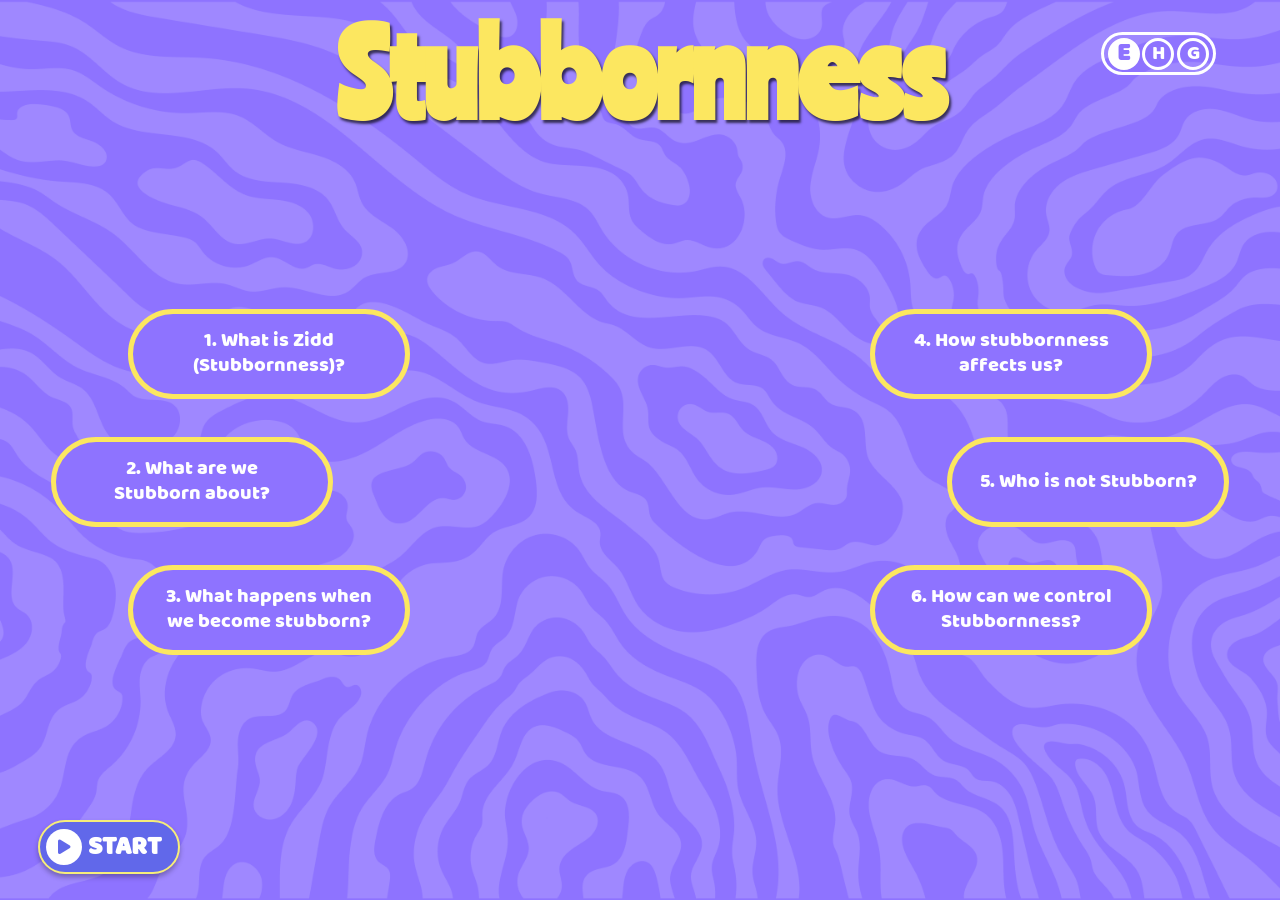
<file: index.html>
<!doctype html>
<html lang="en">
  <head>
    <meta charset="UTF-8" />
    <meta name="viewport" content="width=device-width, initial-scale=1.0" />
    <title data-lang-key="title"></title>
    <link rel="stylesheet" href="./assets/css/style.css" />
    <link rel="stylesheet" href="./fontawesome/css/fontawesome.min.css" />
    <link rel="stylesheet" href="./fontawesome/css/solid.min.css" />
    <link rel="stylesheet" href="./assets/css/video-popup.css" />

    <style>
      .video-btn {
        bottom: 2vw;
      }

      .left-container,
      .right-container {
        width: 18%;
        display: flex;
        flex-direction: column;
        justify-content: center;
        align-items: center;
        gap: 3vw;
        margin-top: 5%;
        transition:
          transform 3s cubic-bezier(0.22, 1, 0.36, 1),
          opacity 1.2s ease;
      }

      .left-container a,
      .right-container a {
        width: 22vw;
        height: 7vw;
        background-color: #8e73ff;
        display: flex;
        justify-content: center;
        align-items: center;
        border: 0.4vw solid #fce760;
        color: white;
        border-radius: 5vw;
        text-align: center;
        font-family: "BalooRegular";
        font-size: 1.6vw;
        padding: 0.2vw 2vw;
        text-decoration: none;
        line-height: 1.2;
        transition:
          color 0.3s ease-out,
          background 0.3s ease-out;
      }

      .left-container a:hover,
      .right-container a:hover {
        color: #8e73ff;
        background-color: #ffffff;
      }

      body[data-lang="hi"] .left-container a,
      body[data-lang="hi"] .right-container a {
        font-family: "ITFDevanagari" !important;
      }

      body[data-lang="gu"] .left-container a,
      body[data-lang="gu"] .right-container a {
        font-family: "NotoSansGujaratiRegular" !important;
      }

      .topic-2 {
        margin-right: 12vw;
      }

      .topic-5 {
        margin-left: 12vw;
      }

      .page-title {
        transition:
          transform 3s cubic-bezier(0.22, 1, 0.36, 1),
          opacity 1.2s ease;
      }

      body.page-loading .page-title {
        opacity: 0;
        transform: translateX(-50%) translateY(-130%);
      }

      body.page-loading .emoji-container {
        opacity: 0;
        transform: translateX(-50%) scale(3);
        border-radius: 1vw;
      }

      body.page-loading .emoji-container video {
        border-radius: 1vw;
      }

      body.page-loading .left-container {
        opacity: 0;
        transform: translateX(-130%);
      }

      body.page-loading .right-container {
        opacity: 0;
        transform: translateX(130%);
      }

      body.page-loaded .page-title {
        opacity: 1;
        transform: translateX(-50%) translateY(0);
      }

      body.page-loaded .emoji-container {
        opacity: 1;
        transform: translateX(-50%) scale(1);
        border-radius: 18vw;
      }

      body.page-loaded .emoji-container video {
        border-radius: 18vw;
      }

      body.page-loaded .left-container,
      body.page-loaded .right-container {
        opacity: 1;
        transform: translateX(0);
      }

      body.page-exit .left-container {
        opacity: 0 !important;
        transform: translateX(-130%) !important;
        transition:
          transform 1.5s cubic-bezier(0.22, 1, 0.36, 1),
          opacity 0.8s ease !important;
      }

      body.page-exit .right-container {
        opacity: 0 !important;
        transform: translateX(130%) !important;
        transition:
          transform 1.5s cubic-bezier(0.22, 1, 0.36, 1),
          opacity 0.8s ease !important;
      }

      body.page-exit .topic-container a {
        pointer-events: none;
      }
    </style>
  </head>

  <body class="page-loading">
    <!-- <a class="home-btn" href="index.html">
      <img src="./assets/images/home.png" alt="" />
    </a> -->

    <div class="page-title">
      <span data-lang-key="title"></span>
    </div>

    <div class="language-container">
      <div class="english active">E</div>
      <div class="hindi">H</div>
      <div class="gujrati">G</div>
    </div>

    <div class="emoji-container">
      <video
        src="./assets/videos/emoji.mp4"
        autoplay
        muted
        loop
        playsinline
      ></video>
    </div>

    <div class="topic-container">
      <div class="left-container">
        <a href="topic-1.html" class="topic-1" data-lang-key="title-1"></a>
        <a href="topic-2.html" class="topic-2" data-lang-key="title-2"></a>
        <a href="topic-3.html" class="topic-3" data-lang-key="title-3"></a>
      </div>

      <div class="right-container">
        <a href="topic-4.html" class="topic-4" data-lang-key="title-4"></a>
        <a href="topic-5.html" class="topic-5" data-lang-key="title-5"></a>
        <a href="topic-6.html" class="topic-6" data-lang-key="title-6"></a>
      </div>
    </div>

    <script src="./assets/js/data.js"></script>
<script src="./assets/js/app.js"></script>
    <script src="./assets/js/video-popup.js"></script>

    <script>
      // START button (bottom left) that plays v1.webm in a popup.
      initVideoPopup({ src: "./assets/videos/v1.webm", slideIndex: 0 }).sync(0);

      window.addEventListener("DOMContentLoaded", () => {
        requestAnimationFrame(() => {
          setTimeout(() => {
            document.body.classList.remove("page-loading");
            document.body.classList.add("page-loaded");
          }, 150);
        });
      });

      document.addEventListener(
        "click",
        function (e) {
          const link = e.target.closest(".topic-container a");

          if (!link) return;

          e.preventDefault();
          e.stopPropagation();
          e.stopImmediatePropagation();

          if (typeof playSound === "function" && typeof topicClickSound !== "undefined") {
            playSound(topicClickSound);
          }

          const targetPage = link.getAttribute("href");

          if (!targetPage || targetPage === "#") return;

          document.body.classList.remove("page-loading");
          document.body.classList.remove("page-loaded");
          document.body.classList.add("page-exit");

          setTimeout(() => {
            window.location.href = targetPage;
          }, 1000);
        },
        true
      );
    </script>
  </body>
</html>
</file>
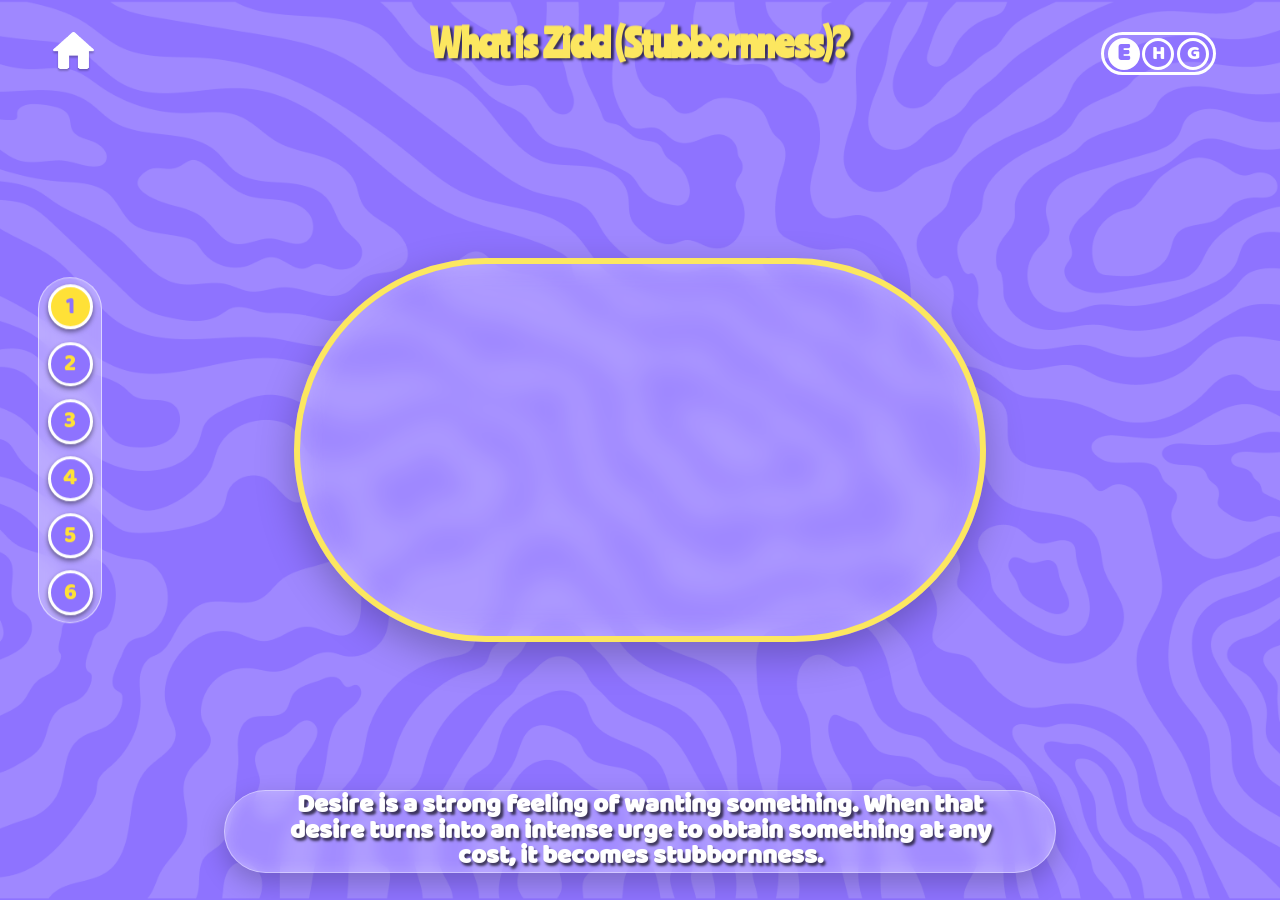
<file: topic-1.html>
<!doctype html>
<html lang="en">
  <head>
    <meta charset="UTF-8" />
    <meta name="viewport" content="width=device-width, initial-scale=1.0" />
    <title data-lang-key="title.1"></title>

    <link
      rel="stylesheet"
      href="./assets/css/swiper-bundle.min.css"
    />

    <link rel="stylesheet" href="./assets/css/style.css" />

    <style>
      img,
      video {
        display: block;
      }

      button {
        border: none;
        outline: none;
        background: transparent;
        cursor: pointer;
      }

      main {
        position: relative;
        width: 100%;
        height: 100%;
        display: flex;
        justify-content: center;
        align-items: center;
        overflow: hidden;
      }

      .swiper-section {
        position: relative;
        width: 100%;
        height: 100%;
        display: flex;
        justify-content: center;
        align-items: center;
      }

      .video-container {
        position: relative;
        width: 54vw;
        height: 30vw;
        border-radius: 20vw;
        overflow: hidden;
        background: rgba(255, 255, 255, 0.15);
        backdrop-filter: blur(1vw);
        -webkit-backdrop-filter: blur(1vw);
        border: 0.5vw solid #fce760;
        box-shadow:
          0 1vw 3vw rgba(0, 0, 0, 0.25),
          inset 0 0 2vw rgba(255, 255, 255, 0.18);
        z-index: 5;
      }

      .video-swiper {
        width: 100%;
        height: 100%;
      }

      .video-swiper .swiper-wrapper,
      .video-swiper .swiper-slide {
        width: 100%;
        height: 100%;
      }

      .video-swiper .swiper-slide {
        overflow: hidden;
      }

      .video-swiper video {
        width: 100%;
        height: 100%;
        object-fit: cover;
      }

      .swiper-nav-btn {
        position: absolute;
        top: 48%;
        transform: translateY(-50%);
        width: 5vw;
        height: 5vw;
        z-index: 20;
        transition:
          transform 0.35s ease,
          opacity 0.35s ease,
          visibility 0.35s ease;
      }

      .swiper-nav-btn img {
        width: 100%;
        height: 100%;
        object-fit: contain;
        pointer-events: none;
      }

      .swiper-nav-btn:hover {
        transform: translateY(-50%) scale(1.08);
      }

      .prev-btn {
        left: 15vw;
      }

      .next-btn {
        right: 15vw;
      }

      .prev-btn.is-hidden,
      .next-btn.is-hidden {
        opacity: 0;
        visibility: hidden;
        pointer-events: none;
      }

      .page-title {
        top: 2% !important;
        animation: pageTitleComeFromTop 1.5s cubic-bezier(0.22, 1, 0.36, 1)
          forwards;
        opacity: 0.5;
        will-change: transform, opacity;
      }

      .page-title span {
        font-size: 3vw;
      }

      @keyframes pageTitleComeFromTop {
        0% {
          opacity: 0;
          transform: translateX(-50%) translateY(-140%);
        }

        100% {
          opacity: 1;
          transform: translateX(-50%) translateY(0);
        }
      }

      .text-container {
        position: fixed;
        left: 50%;
        bottom: 3%;
        transform: translateX(-50%);
        display: flex;
        justify-content: center;
        align-items: center;
        text-align: center;
        width: auto;
        min-width: 10vw;
        max-width: 65vw;
        height: 6.5vw;
        padding: 0 3vw;
        border-radius: 5vw;
        background: rgba(255, 255, 255, 0.18);
        backdrop-filter: blur(0.6vw);
        -webkit-backdrop-filter: blur(0.6vw);
        border: 0.12vw solid rgba(255, 255, 255, 0.45);
        box-shadow:
          0 0.8vw 2vw rgba(0, 0, 0, 0.22),
          inset 0 0 1.2vw rgba(255, 255, 255, 0.2);
        z-index: 9999;
        overflow: hidden;
        font-family: "BalooRegular";
        box-sizing: border-box;
        opacity: 0;
        will-change: width, transform, opacity;
        animation: textContainerComeFromBottom 1.05s
          cubic-bezier(0.22, 1, 0.36, 1) 0.18s forwards;
        transition:
          width 0.65s cubic-bezier(0.22, 1, 0.36, 1),
          transform 0.65s cubic-bezier(0.22, 1, 0.36, 1);
      }

      @keyframes textContainerComeFromBottom {
        0% {
          opacity: 0;
          transform: translateX(-50%) translateY(150%);
        }

        100% {
          opacity: 1;
          transform: translateX(-50%) translateY(0);
        }
      }

      .text-swiper {
        width: 100%;
        height: 100%;
        overflow: hidden;
      }

      .text-swiper .swiper-wrapper {
        width: 100%;
        height: 100%;
        align-items: center;
      }

      .text-swiper .swiper-slide {
        width: 100% !important;
        height: 100%;
        display: flex !important;
        justify-content: center;
        align-items: center;
        opacity: 0 !important;
        visibility: hidden;
      }

      .text-swiper .swiper-slide-active {
        opacity: 1 !important;
        visibility: visible;
      }

      .text-swiper p {
        margin: 0;
        width: auto;
        max-width: 59vw;
        font-size: 2vw;
        line-height: 1;
        color: #ffffff;
        font-weight: 700;
        text-align: center;
        white-space: nowrap;
        word-break: normal;
        overflow-wrap: normal;
      }

      .text-swiper p.is-long-text {
        white-space: normal;
        overflow-wrap: break-word;
      }

      .vertical-pagination,
      .swiper-horizontal > .vertical-pagination.swiper-pagination-bullets,
      .vertical-pagination.swiper-pagination-horizontal,
      .vertical-pagination.swiper-pagination-bullets {
        position: fixed !important;
        top: 50% !important;
        right: 3vw !important;
        bottom: auto !important;
        left: auto !important;
        width: auto !important;
        height: auto !important;
        transform: translateY(-50%) !important;
        z-index: 1000;
        display: flex !important;
        flex-direction: column !important;
        align-items: center;
        justify-content: center;
        gap: 0.8vw;
        margin: 0 !important;
        padding: 0 !important;
        background: transparent !important;
      }

      .vertical-pagination .swiper-pagination-bullet {
        width: 0.9vw;
        height: 0.9vw;
        min-width: 0.9vw;
        min-height: 0.9vw;
        max-width: 0.9vw;
        max-height: 0.9vw;
        margin: 0 !important;
        padding: 0 !important;
        border-radius: 50%;
        background: transparent !important;
        border: 0.2vw solid #ffe137;
        opacity: 1;
        cursor: pointer;
        display: block;
        transition:
          background-color 0.3s ease,
          border-color 0.3s ease,
          transform 0.3s ease;
      }

      .vertical-pagination .swiper-pagination-bullet-active {
        background: #ffe137 !important;
        border-color: #ffe137;
        transform: scale(1.05);
      }

      .pages {
        position: absolute;
        display: flex;
        flex-direction: column;
        top: 50%;
        left: 3%;
        transform: translateY(-50%);
        justify-content: space-between;
        align-items: center;
        height: 27vw;
        width: 5vw;
        background: rgba(255, 255, 255, 0.295);
        backdrop-filter: blur(0.6vw);
        -webkit-backdrop-filter: blur(0.6vw);
        border-radius: 10vw;
        padding: 0.5vw 0;
        border: 0.06vw solid rgba(255, 255, 255, 0.556);
        pointer-events: auto;
        z-index: 99999;
        overflow: visible;
      }

      .pages a {
        position: relative;
        width: 3.5vw;
        height: 3.5vw;
        color: #ffe137;
        text-decoration: none;
        font-family: "BalooRegular";
        font-size: 1.8vw;
        border-radius: 50%;
        display: flex;
        justify-content: center;
        align-items: center;
        pointer-events: auto;
        cursor: pointer !important;
        z-index: 2;
        overflow: visible;
        isolation: isolate;
        background: transparent;
        border: none;
        box-shadow: none;
        transition:
          color 0.35s ease,
          transform 0.35s ease;
      }

      .pages a::before {
        content: "";
        position: absolute;
        inset: 0;
        border-radius: 50%;
        background-color: #8e73ff;
        border: 0.3vw solid white;
        box-shadow: 0 0.2vw 0.4vw rgba(0, 0, 0, 0.463);
        z-index: -1;
        transition:
          background-color 0.35s ease,
          border-color 0.35s ease,
          transform 0.35s ease;
      }

      .pages a::after {
        text-align: center;
        content: attr(data-tooltip);
        position: absolute;
        top: 50%;
        left: 40%;
        transform: translateY(-50%);
        width: 0;
        height: 3.5vw;
        padding: 0;
        box-sizing: border-box;
        border-radius: 5vw;
        background-color: #ffffff;
        color: #8e73ff;
        font-family: "BalooRegular";
        font-size: 1.2vw;
        line-height: 1;
        display: flex;
        align-items: center;
        justify-content: flex-start;
        word-break: normal;
        overflow: hidden;
        opacity: 0;
        visibility: hidden;
        pointer-events: none;
        z-index: -2;
        box-shadow: 0 0.3vw 0.7vw rgba(0, 0, 0, 0.25);
        transition:
          width 0.45s ease,
          padding 0.45s ease,
          opacity 0.25s ease,
          visibility 0.25s ease;
      }

      .pages a:hover::after {
        width: 15vw;
        padding: 0 1.5vw 0 3.2vw !important;
        opacity: 1;
        visibility: visible;
      }

      .pages a:hover {
        transform: scale(1.08);
      }

      .pages a.active {
        color: #8e73ff;
      }

      .pages a.active::before {
        background-color: #ffe137;
      }

      body[data-lang="hi"] .text-swiper p,
      body[data-lang="gu"] .text-swiper p {
        font-size: 1.8vw;
        line-height: 1.3;
        max-width: 63vw;
      }

      body[data-lang="hi"] .text-container,
      body[data-lang="gu"] .text-container {
        max-width: 70vw;
        padding: 0 3.5vw;
      }
      body[data-lang="hi"] .text-swiper p {
        font-family: "ITFDevanagari", sans-serif;
      }

      body[data-lang="gu"] .text-swiper p {
        font-family: "NotoSansGujaratiRegular", sans-serif;
      }

      body[data-lang="hi"] .pages a,
      body[data-lang="hi"] .pages a::after {
        font-family: "ITFDevanagari" !important;
      }

      body[data-lang="gu"] .pages a,
      body[data-lang="gu"] .pages a::after {
        font-family: "NotoSansGujaratiRegular" !important;
      }
    </style>
  </head>

  <body>
    <a class="home-btn" href="index.html">
      <img src="./assets/images/home.png" alt="" />
    </a>

    <div class="page-title">
      <span data-lang-key="title.1"></span>
    </div>

    <div class="language-container">
      <div class="english active">E</div>
      <div class="hindi">H</div>
      <div class="gujrati">G</div>
    </div>

    <main>
      <div class="pages">
        <a
          class="active"
          href="topic-1.html"
          data-lang-key="num-1"
          data-tooltip-key="title.1"
        ></a>

        <a
          href="topic-2.html"
          data-lang-key="num-2"
          data-tooltip-key="title.2"
        ></a>

        <a
          href="topic-3.html"
          data-lang-key="num-3"
          data-tooltip-key="title.3"
        ></a>

        <a
          href="topic-4.html"
          data-lang-key="num-4"
          data-tooltip-key="title.4"
        ></a>

        <a
          href="topic-5.html"
          data-lang-key="num-5"
          data-tooltip-key="title.5"
        ></a>

        <a
          href="topic-6.html"
          data-lang-key="num-6"
          data-tooltip-key="title.6"
        ></a>
      </div>

      <section class="swiper-section">
        <button class="swiper-nav-btn prev-btn" type="button">
          <img src="./assets/images/prev-btn.png" alt="Previous" />
        </button>

        <div class="video-container">
          <div class="swiper video-swiper">
            <div class="swiper-wrapper">
              <div class="swiper-slide">
                <video src="./assets/videos/1.mp4" preload="auto" muted playsinline loop></video>
              </div>
            </div>
          </div>
        </div>

        <button class="swiper-nav-btn next-btn" type="button">
          <img src="./assets/images/next-btn.png" alt="Next" />
        </button>

        <div class="vertical-pagination"></div>
      </section>

      <div class="text-container">
        <div class="swiper text-swiper">
          <div class="swiper-wrapper">
            <div class="swiper-slide">
              <p data-lang-key="slide-1"></p>
            </div>
          </div>
        </div>
      </div>
    </main>

    <script src="./assets/js/swiper-bundle.min.js"></script>
    <script src="./assets/js/data.js"></script>
<script src="./assets/js/app.js"></script>

    <script>
      const prevBtn = document.querySelector(".prev-btn");
      const nextBtn = document.querySelector(".next-btn");

      function stopAllVideos() {
        document.querySelectorAll(".video-swiper video").forEach((video) => {
          video.pause();
          video.currentTime = 0;
          // inactive slides must not download until their slide is reached
          video.preload = "none";
        });
      }

      function playActiveVideo(swiper) {
        stopAllVideos();

        const activeSlide = swiper.slides[swiper.activeIndex];
        const activeVideo = activeSlide.querySelector("video");

        if (activeVideo) {
          activeVideo.preload = "auto";
          activeVideo.currentTime = 0;
          activeVideo.play().catch(() => {});
        }
      }

      function updateButtons(swiper) {
        if (swiper.activeIndex === 0) {
          prevBtn.classList.add("is-hidden");
        } else {
          prevBtn.classList.remove("is-hidden");
        }

        if (swiper.activeIndex === swiper.slides.length - 1) {
          nextBtn.classList.add("is-hidden");
        } else {
          nextBtn.classList.remove("is-hidden");
        }
      }

      function resizeTextContainer() {
        const textContainer = document.querySelector(".text-container");
        const textSwiperEl = document.querySelector(".text-swiper");
        const activeSlide = document.querySelector(
          ".text-swiper .swiper-slide-active",
        );
        const activeP = activeSlide ? activeSlide.querySelector("p") : null;

        if (!textContainer || !textSwiperEl || !activeP) return;

        activeP.classList.remove("is-long-text");

        const containerStyle = getComputedStyle(textContainer);

        const paddingLeft = parseFloat(containerStyle.paddingLeft) || 0;
        const paddingRight = parseFloat(containerStyle.paddingRight) || 0;
        const borderLeft = parseFloat(containerStyle.borderLeftWidth) || 0;
        const borderRight = parseFloat(containerStyle.borderRightWidth) || 0;

        const extraWidth =
          paddingLeft + paddingRight + borderLeft + borderRight;

        const minContainerWidth = parseFloat(containerStyle.minWidth) || 0;
        const maxContainerWidth =
          parseFloat(containerStyle.maxWidth) || window.innerWidth * 0.65;

        textContainer.style.width = "auto";
        textSwiperEl.style.width = "auto";

        activeP.style.whiteSpace = "nowrap";

        requestAnimationFrame(() => {
          const naturalTextWidth = activeP.scrollWidth;
          let finalContainerWidth = naturalTextWidth + extraWidth;

          if (finalContainerWidth > maxContainerWidth) {
            finalContainerWidth = maxContainerWidth;
            activeP.classList.add("is-long-text");
            activeP.style.whiteSpace = "";
          }

          if (finalContainerWidth < minContainerWidth) {
            finalContainerWidth = minContainerWidth;
          }

          textContainer.style.width = finalContainerWidth + "px";
          textSwiperEl.style.width =
            Math.max(finalContainerWidth - extraWidth, 0) + "px";

          if (textSwiper && typeof textSwiper.update === "function") {
            textSwiper.update();
          }
        });
      }

      const textSwiper = new Swiper(".text-swiper", {
        effect: "fade",
        speed: 650,
        allowTouchMove: false,
        autoHeight: false,
        observer: true,
        observeParents: true,
      });

      const videoSwiper = new Swiper(".video-swiper", {
        effect: "slide",
        speed: 800,
        allowTouchMove: false,

        navigation: {
          nextEl: ".next-btn",
          prevEl: ".prev-btn",
        },

        pagination: {
          el: ".vertical-pagination",
          clickable: true,
        },

        on: {
          init(swiper) {
            playActiveVideo(swiper);
            textSwiper.slideTo(swiper.activeIndex, 0);
            updateButtons(swiper);

            setTimeout(() => {
              resizeTextContainer();
            }, 120);
          },

          slideChange(swiper) {
            playActiveVideo(swiper);
            textSwiper.slideTo(swiper.activeIndex, 650);
            updateButtons(swiper);

            setTimeout(() => {
              resizeTextContainer();
            }, 120);
          },
        },
      });

      let translations = {};

      function getCurrentLanguage() {
        return (
          localStorage.getItem("selectedLanguage") ||
          localStorage.getItem("preferredLanguage") ||
          document.body.getAttribute("data-lang") ||
          "English"
        );
      }

      function normalizeLanguage(lang) {
        const value = String(lang).toLowerCase();

        if (value === "en" || value === "english") return "English";
        if (value === "hi" || value === "hindi") return "Hindi";
        if (value === "gu" || value === "gujarati" || value === "gujrati") {
          return "Gujarati";
        }

        return "English";
      }

      function updateTooltips(languageData) {
        document.querySelectorAll("[data-tooltip-key]").forEach((element) => {
          const key = element.getAttribute("data-tooltip-key");

          element.setAttribute(
            "data-tooltip",
            languageData && languageData[key] ? languageData[key] : key,
          );
        });
      }

      function updateLanguage(language) {
        const currentLang = normalizeLanguage(language);
        const languageData = translations[currentLang];

        if (!languageData) return;

        document.querySelectorAll("[data-lang-key]").forEach((element) => {
          const key = element.getAttribute("data-lang-key");

          if (languageData[key]) {
            element.textContent = languageData[key];
          }
        });

        updateTooltips(languageData);

        document.querySelectorAll(".language-container div").forEach((btn) => {
          btn.classList.remove("active");
        });

        if (currentLang === "English") {
          document.querySelector(".english")?.classList.add("active");
          document.documentElement.setAttribute("lang", "en");
          document.body.setAttribute("data-lang", "en");
        }

        if (currentLang === "Hindi") {
          document.querySelector(".hindi")?.classList.add("active");
          document.documentElement.setAttribute("lang", "hi");
          document.body.setAttribute("data-lang", "hi");
        }

        if (currentLang === "Gujarati") {
          document.querySelector(".gujrati")?.classList.add("active");
          document.documentElement.setAttribute("lang", "gu");
          document.body.setAttribute("data-lang", "gu");
        }

        localStorage.setItem("selectedLanguage", currentLang);
        localStorage.setItem("preferredLanguage", currentLang);

        setTimeout(() => {
          textSwiper.update();
          textSwiper.slideTo(videoSwiper.activeIndex, 0);
          resizeTextContainer();
        }, 100);
      }

      try {
        translations = typeof data !== "undefined" ? data : {};

        const savedLanguage = getCurrentLanguage();
        updateLanguage(savedLanguage);

        setTimeout(() => {
          textSwiper.update();
          textSwiper.slideTo(videoSwiper.activeIndex, 0);
          resizeTextContainer();
        }, 180);
      } catch (err) {
        document.querySelectorAll("[data-tooltip-key]").forEach((element) => {
          element.setAttribute(
            "data-tooltip",
            element.getAttribute("data-tooltip-key"),
          );
        });

        setTimeout(() => {
          resizeTextContainer();
        }, 150);
      }

      document
        .querySelector(".english")
        ?.addEventListener("click", () => updateLanguage("English"));

      document
        .querySelector(".hindi")
        ?.addEventListener("click", () => updateLanguage("Hindi"));

      document
        .querySelector(".gujrati")
        ?.addEventListener("click", () => updateLanguage("Gujarati"));

      videoSwiper.on("slideChangeTransitionEnd", () => {
        resizeTextContainer();
      });

      window.addEventListener("resize", () => {
        setTimeout(() => {
          resizeTextContainer();
        }, 120);
      });

      window.addEventListener("load", () => {
        setTimeout(() => {
          resizeTextContainer();
        }, 220);
      });
    </script>
  </body>
</html>
</file>
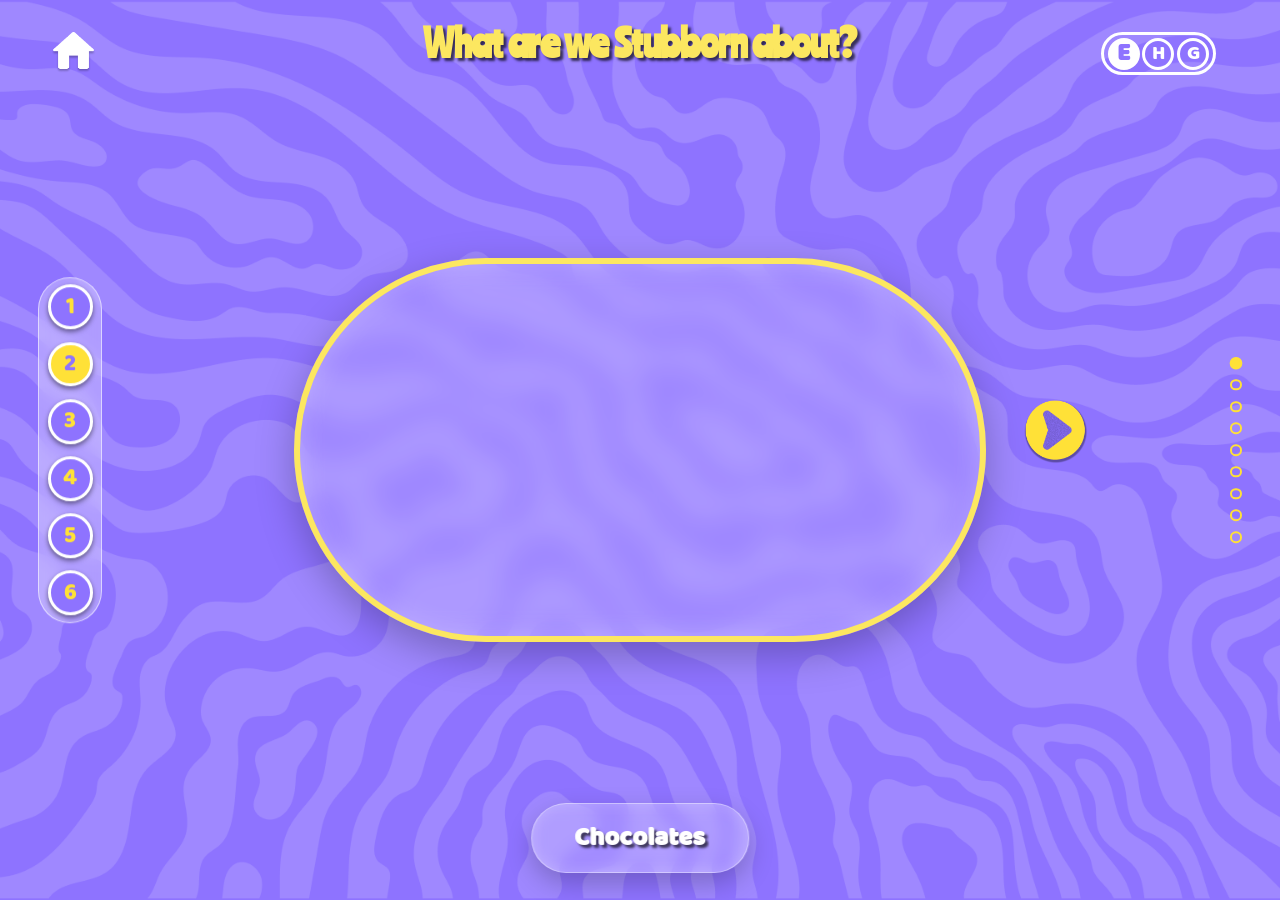
<file: topic-2.html>
<!doctype html>
<html lang="en">
  <head>
    <meta charset="UTF-8" />
    <meta name="viewport" content="width=device-width, initial-scale=1.0" />
    <title data-lang-key="title.2"></title>

    <link
      rel="stylesheet"
      href="./assets/css/swiper-bundle.min.css"
    />

    <link rel="stylesheet" href="./assets/css/style.css" />

    <style>
      img,
      video {
        display: block;
      }

      button {
        border: none;
        outline: none;
        background: transparent;
        cursor: pointer;
      }

      main {
        position: relative;
        width: 100%;
        height: 100%;
        display: flex;
        justify-content: center;
        align-items: center;
        overflow: hidden;
      }

      .swiper-section {
        position: relative;
        width: 100%;
        height: 100%;
        display: flex;
        justify-content: center;
        align-items: center;
      }

      .video-container {
        position: relative;
        width: 54vw;
        height: 30vw;
        border-radius: 20vw;
        overflow: hidden;
        background: rgba(255, 255, 255, 0.15);
        backdrop-filter: blur(1vw);
        -webkit-backdrop-filter: blur(1vw);
        border: 0.5vw solid #fce760;
        box-shadow:
          0 1vw 3vw rgba(0, 0, 0, 0.25),
          inset 0 0 2vw rgba(255, 255, 255, 0.18);
        z-index: 5;
      }

      .video-swiper {
        width: 100%;
        height: 100%;
      }

      .video-swiper .swiper-wrapper,
      .video-swiper .swiper-slide {
        width: 100%;
        height: 100%;
      }

      .video-swiper .swiper-slide {
        overflow: hidden;
      }

      .video-swiper video {
        width: 100%;
        height: 100%;
        object-fit: cover;
      }

      .swiper-nav-btn {
        position: absolute;
        top: 48%;
        transform: translateY(-50%);
        width: 5vw;
        height: 5vw;
        z-index: 20;
        transition:
          transform 0.35s ease,
          opacity 0.35s ease,
          visibility 0.35s ease;
      }

      .swiper-nav-btn img {
        width: 100%;
        height: 100%;
        object-fit: contain;
        pointer-events: none;
      }

      .swiper-nav-btn:hover {
        transform: translateY(-50%) scale(1.08);
      }

      .prev-btn {
        left: 15vw;
      }

      .next-btn {
        right: 15vw;
      }

      .prev-btn.is-hidden,
      .next-btn.is-hidden {
        opacity: 0;
        visibility: hidden;
        pointer-events: none;
      }

      .text-container {
        position: fixed;
        left: 50%;
        bottom: 3%;
        transform: translateX(-50%);
        width: 17vw;
        max-width: 65vw;
        height: 5.5vw;
        padding: 1vw 3vw;
        border-radius: 5vw;
        display: flex;
        justify-content: center;
        align-items: center;
        text-align: center;
        background: rgba(255, 255, 255, 0.18);
        backdrop-filter: blur(0.6vw);
        -webkit-backdrop-filter: blur(0.6vw);
        border: 0.12vw solid rgba(255, 255, 255, 0.45);
        box-shadow:
          0 0.8vw 2vw rgba(0, 0, 0, 0.22),
          inset 0 0 1.2vw rgba(255, 255, 255, 0.2);
        z-index: 9999;
        overflow: visible;
        font-family: "BalooRegular";

        opacity: 0;
        will-change: transform, opacity;
        animation: textContainerComeFromBottom 1.05s
          cubic-bezier(0.22, 1, 0.36, 1) 0.18s forwards;
      }

      @keyframes textContainerComeFromBottom {
        0% {
          opacity: 0;
          transform: translateX(-50%) translateY(150%);
        }

        100% {
          opacity: 1;
          transform: translateX(-50%) translateY(0);
        }
      }

      .text-swiper {
        width: 100%;
        height: auto;
        overflow: hidden;
      }

      .text-swiper .swiper-wrapper {
        width: 100%;
        height: auto;
        align-items: center;
      }

      .text-swiper .swiper-slide {
        width: 100%;
        height: auto;
        display: flex !important;
        justify-content: center;
        align-items: center;
        opacity: 0 !important;
        visibility: hidden;
      }

      .text-swiper .swiper-slide-active {
        opacity: 1 !important;
        visibility: visible;
      }

      .text-swiper p {
        margin: 0;
        font-size: 2vw;
        line-height: 1.25;
        color: #ffffff;
        font-weight: 700;
        text-align: center;
        white-space: normal;
        word-break: keep-all;
        overflow-wrap: normal;
      }

      .vertical-pagination,
      .swiper-horizontal > .vertical-pagination.swiper-pagination-bullets,
      .vertical-pagination.swiper-pagination-horizontal,
      .vertical-pagination.swiper-pagination-bullets {
        position: fixed !important;
        top: 50% !important;
        right: 3vw !important;
        bottom: auto !important;
        left: auto !important;
        width: auto !important;
        height: auto !important;
        transform: translateY(-50%) !important;
        z-index: 1000;
        display: flex !important;
        flex-direction: column !important;
        align-items: center;
        justify-content: center;
        gap: 0.8vw;
        margin: 0 !important;
        padding: 0 !important;
        background: transparent !important;
      }

      .vertical-pagination .swiper-pagination-bullet {
        width: 0.9vw;
        height: 0.9vw;
        min-width: 0.9vw;
        min-height: 0.9vw;
        max-width: 0.9vw;
        max-height: 0.9vw;
        margin: 0 !important;
        padding: 0 !important;
        border-radius: 50%;
        background: transparent !important;
        border: 0.2vw solid #ffe137;
        opacity: 1;
        cursor: pointer;
        display: block;
        transition:
          background-color 0.3s ease,
          border-color 0.3s ease,
          transform 0.3s ease;
      }

      .vertical-pagination .swiper-pagination-bullet-active {
        background: #ffe137 !important;
        border-color: #ffe137;
        transform: scale(1.05);
      }

      .page-title {
        top: 2% !important;
        opacity: 0;
        will-change: transform, opacity;
        animation: pageTitleComeFromTop 1s cubic-bezier(0.22, 1, 0.36, 1)
          forwards;
      }

      .page-title span {
        font-size: 3vw;
      }

      @keyframes pageTitleComeFromTop {
        0% {
          opacity: 0;
          transform: translateX(-50%) translateY(-140%);
        }

        100% {
          opacity: 1;
          transform: translateX(-50%) translateY(0);
        }
      }

      .pages {
        position: absolute;
        display: flex;
        flex-direction: column;
        top: 50%;
        left: 3%;
        transform: translateY(-50%);
        justify-content: space-between;
        align-items: center;
        height: 27vw;
        width: 5vw;
        background: rgba(255, 255, 255, 0.295);
        backdrop-filter: blur(0.6vw);
        -webkit-backdrop-filter: blur(0.6vw);
        border-radius: 10vw;
        padding: 0.5vw 0;
        border: 0.06vw solid rgba(255, 255, 255, 0.556);
        pointer-events: auto;
        z-index: 99999;
        overflow: visible;
      }

      .pages a {
        position: relative;
        width: 3.5vw;
        height: 3.5vw;
        color: #ffe137;
        text-decoration: none;
        font-family: "BalooRegular";
        font-size: 1.8vw;
        border-radius: 50%;
        display: flex;
        justify-content: center;
        align-items: center;
        pointer-events: auto;
        cursor: pointer !important;
        z-index: 2;
        overflow: visible;
        isolation: isolate;
        background: transparent;
        border: none;
        box-shadow: none;
        transition:
          color 0.35s ease,
          transform 0.35s ease;
      }

      .pages a::before {
        content: "";
        position: absolute;
        inset: 0;
        border-radius: 50%;
        background-color: #8e73ff;
        border: 0.3vw solid white;
        box-shadow: 0 0.2vw 0.4vw rgba(0, 0, 0, 0.463);
        z-index: -1;
        transition:
          background-color 0.35s ease,
          border-color 0.35s ease,
          transform 0.35s ease;
      }

      .pages a::after {
        text-align: center;
        content: attr(data-tooltip);
        position: absolute;
        top: 50%;
        left: 40%;
        transform: translateY(-50%);
        width: 0;
        height: 3.5vw;
        padding: 0;
        box-sizing: border-box;
        border-radius: 5vw;
        background-color: #ffffff;
        color: #8e73ff;
        font-family: "BalooRegular";
        font-size: 1.2vw;
        line-height: 1;
        display: flex;
        align-items: center;
        justify-content: flex-start;
        word-break: normal;
        overflow: hidden;
        opacity: 0;
        visibility: hidden;
        pointer-events: none;
        z-index: -2;
        box-shadow: 0 0.3vw 0.7vw rgba(0, 0, 0, 0.25);
        transition:
          width 0.45s ease,
          padding 0.45s ease,
          opacity 0.25s ease,
          visibility 0.25s ease;
      }

      .pages a:hover::after {
        width: 15vw;
        padding: 0 1.5vw 0 3.2vw !important;
        opacity: 1;
        visibility: visible;
      }

      .pages a:hover {
        transform: scale(1.08);
      }

      .pages a.active {
        color: #8e73ff;
      }

      .pages a.active::before {
        background-color: #ffe137;
      }

      body[data-lang="hi"] .text-swiper p,
      body[data-lang="gu"] .text-swiper p {
        font-size: 1.8vw;
        line-height: 1.3;
      }

      body[data-lang="hi"] .text-container,
      body[data-lang="gu"] .text-container {
        max-width: 70vw;
        padding: 1vw 3.5vw;
      }
      body[data-lang="hi"] .text-swiper p {
        font-family: "ITFDevanagari", sans-serif;
      }

      body[data-lang="gu"] .text-swiper p {
        font-family: "NotoSansGujaratiRegular", sans-serif;
      }

      body[data-lang="hi"] .pages a,
      body[data-lang="hi"] .pages a::after {
        font-family: "ITFDevanagari" !important;
      }

      body[data-lang="gu"] .pages a,
      body[data-lang="gu"] .pages a::after {
        font-family: "NotoSansGujaratiRegular" !important;
      }
    </style>
  </head>

  <body>
    <a class="home-btn" href="index.html">
      <img src="./assets/images/home.png" alt="" />
    </a>

    <div class="page-title">
      <span data-lang-key="title.2"></span>
    </div>

    <div class="language-container">
      <div class="english active">E</div>
      <div class="hindi">H</div>
      <div class="gujrati">G</div>
    </div>

    <main>
      <div class="pages">
        <a
          href="topic-1.html"
          data-lang-key="num-1"
          data-tooltip-key="title.1"
        ></a>
        <a class="active"
          href="topic-2.html"
          data-lang-key="num-2"
          data-tooltip-key="title.2"
        ></a>
        <a
          href="topic-3.html"
          data-lang-key="num-3"
          data-tooltip-key="title.3"
        ></a>
        <a
          href="topic-4.html"
          data-lang-key="num-4"
          data-tooltip-key="title.4"
        ></a>
        <a
          href="topic-5.html"
          data-lang-key="num-5"
          data-tooltip-key="title.5"
        ></a>
        <a
          href="topic-6.html"
          data-lang-key="num-6"
          data-tooltip-key="title.6"
        ></a>
      </div>

      <section class="swiper-section">
        <button class="swiper-nav-btn prev-btn" type="button">
          <img src="./assets/images/prev-btn.png" alt="Previous" />
        </button>

        <div class="video-container">
          <div class="swiper video-swiper">
            <div class="swiper-wrapper">
              <div class="swiper-slide">
                <video src="./assets/videos/2-1.mp4" preload="auto" muted playsinline loop></video>
              </div>

              <div class="swiper-slide">
                <video src="./assets/videos/2-2.mp4" preload="none" muted playsinline loop></video>
              </div>

              <div class="swiper-slide">
                <video src="./assets/videos/2-3.mp4" preload="none" muted playsinline loop></video>
              </div>

              <div class="swiper-slide">
                <video src="./assets/videos/2-4.mp4" preload="none" muted playsinline loop></video>
              </div>

              <div class="swiper-slide">
                <video src="./assets/videos/2-5.mp4" preload="none" muted playsinline loop></video>
              </div>

              <div class="swiper-slide">
                <video src="./assets/videos/2-6.mp4" preload="none" muted playsinline loop></video>
              </div>

              <div class="swiper-slide">
                <video src="./assets/videos/2-7.mp4" preload="none" muted playsinline loop></video>
              </div>

              <div class="swiper-slide">
                <video src="./assets/videos/2-8.mp4" preload="none" muted playsinline loop></video>
              </div>

              <div class="swiper-slide">
                <video src="./assets/videos/2-9.mp4" preload="none" muted playsinline loop></video>
              </div>
            </div>
          </div>
        </div>

        <button class="swiper-nav-btn next-btn" type="button">
          <img src="./assets/images/next-btn.png" alt="Next" />
        </button>

        <div class="vertical-pagination"></div>
      </section>

      <div class="text-container">
        <div class="swiper text-swiper">
          <div class="swiper-wrapper">
            <div class="swiper-slide">
              <p data-lang-key="slide-2.1"></p>
            </div>

            <div class="swiper-slide">
              <p data-lang-key="slide-2.2"></p>
            </div>

            <div class="swiper-slide">
              <p data-lang-key="slide-2.3"></p>
            </div>

            <div class="swiper-slide">
              <p data-lang-key="slide-2.4"></p>
            </div>

            <div class="swiper-slide">
              <p data-lang-key="slide-2.5"></p>
            </div>

            <div class="swiper-slide">
              <p data-lang-key="slide-2.6"></p>
            </div>

            <div class="swiper-slide">
              <p data-lang-key="slide-2.7"></p>
            </div>

            <div class="swiper-slide">
              <p data-lang-key="slide-2.8"></p>
            </div>

            <div class="swiper-slide">
              <p data-lang-key="slide-2.9"></p>
            </div>
          </div>
        </div>
      </div>
    </main>

    <script src="./assets/js/swiper-bundle.min.js"></script>
    <script src="./assets/js/data.js"></script>
<script src="./assets/js/app.js"></script>

    <script>
      const prevBtn = document.querySelector(".prev-btn");
      const nextBtn = document.querySelector(".next-btn");

      function stopAllVideos() {
        document.querySelectorAll(".video-swiper video").forEach((video) => {
          video.pause();
          video.currentTime = 0;
          // inactive slides must not download until their slide is reached
          video.preload = "none";
        });
      }

      function playActiveVideo(swiper) {
        stopAllVideos();

        const activeSlide = swiper.slides[swiper.activeIndex];
        const activeVideo = activeSlide.querySelector("video");

        if (activeVideo) {
          activeVideo.preload = "auto";
          activeVideo.currentTime = 0;
          activeVideo.play().catch(() => {});
        }
      }

      function updateButtons(swiper) {
        if (swiper.activeIndex === 0) {
          prevBtn.classList.add("is-hidden");
        } else {
          prevBtn.classList.remove("is-hidden");
        }

        if (swiper.activeIndex === swiper.slides.length - 1) {
          nextBtn.classList.add("is-hidden");
        } else {
          nextBtn.classList.remove("is-hidden");
        }
      }

      const textSwiper = new Swiper(".text-swiper", {
        effect: "fade",
        speed: 700,
        allowTouchMove: false,
        autoHeight: true,
        observer: true,
        observeParents: true,
      });

      const videoSwiper = new Swiper(".video-swiper", {
        effect: "slide",
        speed: 800,
        allowTouchMove: false,

        navigation: {
          nextEl: ".next-btn",
          prevEl: ".prev-btn",
        },

        pagination: {
          el: ".vertical-pagination",
          clickable: true,
        },

        on: {
          init(swiper) {
            playActiveVideo(swiper);
            textSwiper.slideTo(swiper.activeIndex, 0);
            updateButtons(swiper);
          },

          slideChange(swiper) {
            playActiveVideo(swiper);
            textSwiper.slideTo(swiper.activeIndex, 700);
            updateButtons(swiper);
          },
        },
      });

      let translations = {};

      function getCurrentLanguage() {
        return (
          localStorage.getItem("selectedLanguage") ||
          localStorage.getItem("preferredLanguage") ||
          document.body.getAttribute("data-lang") ||
          "English"
        );
      }

      function normalizeLanguage(lang) {
        const value = String(lang).toLowerCase();

        if (value === "en" || value === "english") return "English";
        if (value === "hi" || value === "hindi") return "Hindi";
        if (value === "gu" || value === "gujarati" || value === "gujrati") {
          return "Gujarati";
        }

        return "English";
      }

      function updateTooltips(languageData) {
        document.querySelectorAll("[data-tooltip-key]").forEach((element) => {
          const key = element.getAttribute("data-tooltip-key");

          if (languageData && languageData[key]) {
            element.setAttribute("data-tooltip", languageData[key]);
          } else {
            element.setAttribute("data-tooltip", key);
          }
        });
      }

      function updateLanguage(language) {
        const currentLang = normalizeLanguage(language);
        const languageData = translations[currentLang];

        if (!languageData) return;

        document.querySelectorAll("[data-lang-key]").forEach((element) => {
          const key = element.getAttribute("data-lang-key");

          if (languageData[key]) {
            element.textContent = languageData[key];
          }
        });

        updateTooltips(languageData);

        document.querySelectorAll(".language-container div").forEach((btn) => {
          btn.classList.remove("active");
        });

        if (currentLang === "English") {
          document.querySelector(".english")?.classList.add("active");
          document.documentElement.setAttribute("lang", "en");
          document.body.setAttribute("data-lang", "en");
        }

        if (currentLang === "Hindi") {
          document.querySelector(".hindi")?.classList.add("active");
          document.documentElement.setAttribute("lang", "hi");
          document.body.setAttribute("data-lang", "hi");
        }

        if (currentLang === "Gujarati") {
          document.querySelector(".gujrati")?.classList.add("active");
          document.documentElement.setAttribute("lang", "gu");
          document.body.setAttribute("data-lang", "gu");
        }

        localStorage.setItem("selectedLanguage", currentLang);
        localStorage.setItem("preferredLanguage", currentLang);

        setTimeout(() => {
          textSwiper.update();
          textSwiper.slideTo(videoSwiper.activeIndex, 0);
        }, 50);
      }

      try {
        translations = typeof data !== "undefined" ? data : {};

        const savedLanguage = getCurrentLanguage();
        updateLanguage(savedLanguage);

        setTimeout(() => {
          textSwiper.update();
          textSwiper.slideTo(videoSwiper.activeIndex, 0);
        }, 100);
      } catch (err) {
        document.querySelectorAll("[data-tooltip-key]").forEach((element) => {
          element.setAttribute(
            "data-tooltip",
            element.getAttribute("data-tooltip-key")
          );
        });
      }

      document.querySelector(".english")?.addEventListener("click", () => {
        updateLanguage("English");
      });

      document.querySelector(".hindi")?.addEventListener("click", () => {
        updateLanguage("Hindi");
      });

      document.querySelector(".gujrati")?.addEventListener("click", () => {
        updateLanguage("Gujarati");
      });
    </script>
  </body>
</html>
</file>
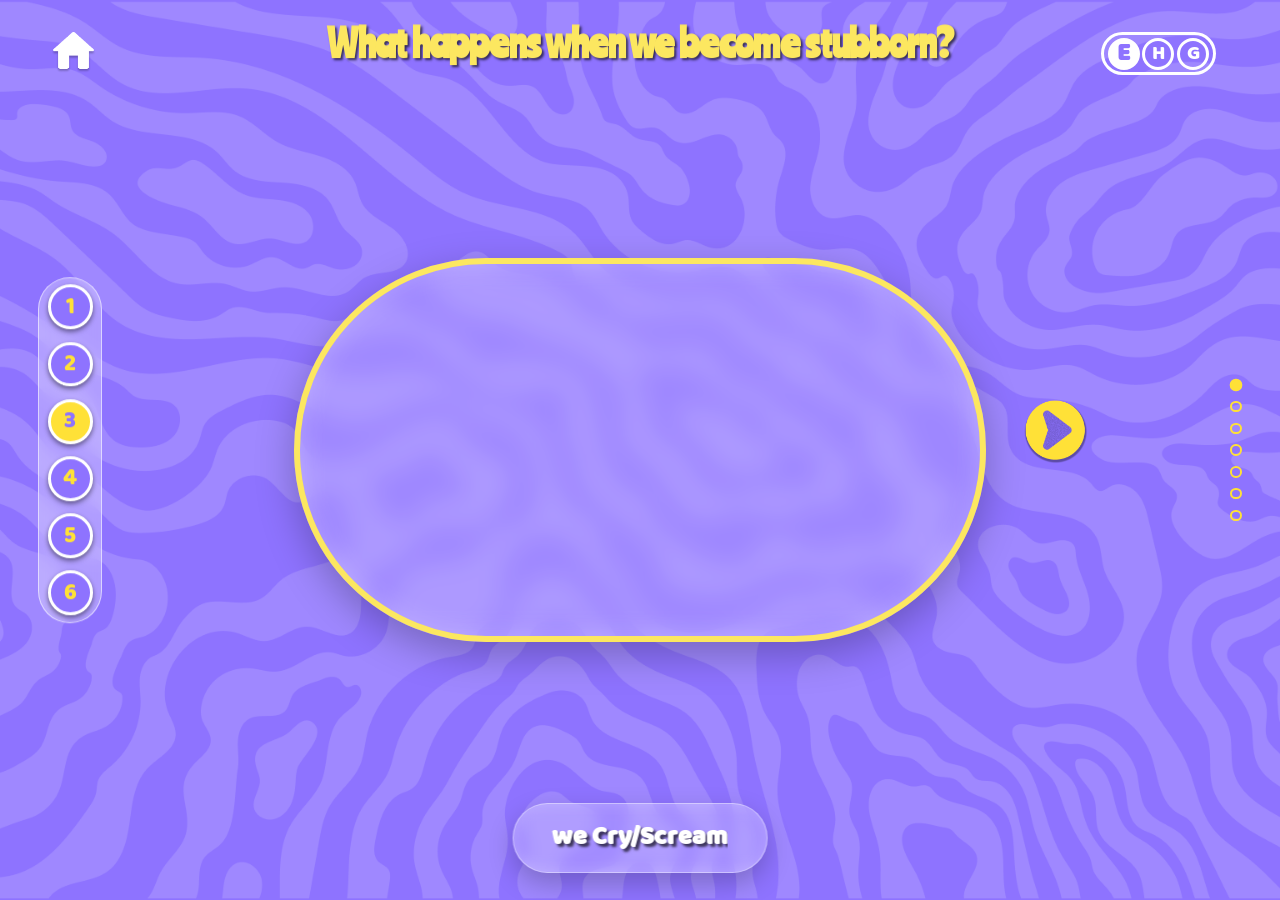
<file: topic-3.html>
<!doctype html>
<html lang="en">
  <head>
    <meta charset="UTF-8" />
    <meta name="viewport" content="width=device-width, initial-scale=1.0" />
    <title data-lang-key="title.3"></title>

    <link
      rel="stylesheet"
      href="./assets/css/swiper-bundle.min.css"
    />

    <link rel="stylesheet" href="./assets/css/style.css" />

    <style>
      img,
      video {
        display: block;
      }

      button {
        border: none;
        outline: none;
        background: transparent;
        cursor: pointer;
      }

      main {
        position: relative;
        width: 100%;
        height: 100%;
        display: flex;
        justify-content: center;
        align-items: center;
        overflow: hidden;
      }

      .swiper-section {
        position: relative;
        width: 100%;
        height: 100%;
        display: flex;
        justify-content: center;
        align-items: center;
      }

      .video-frame {
        position: relative;
        width: 54vw;
        height: 30vw;
      }

      .video-container {
        position: relative;
        width: 100%;
        height: 100%;
        border-radius: 20vw;
        overflow: hidden;
        background: rgba(255, 255, 255, 0.15);
        backdrop-filter: blur(1vw);
        -webkit-backdrop-filter: blur(1vw);
        border: 0.5vw solid #fce760;
        box-shadow:
          0 1vw 3vw rgba(0, 0, 0, 0.25),
          inset 0 0 2vw rgba(255, 255, 255, 0.18);
        z-index: 5;
      }

      .video-swiper {
        width: 100%;
        height: 100%;
      }

      .video-swiper .swiper-wrapper,
      .video-swiper .swiper-slide {
        width: 100%;
        height: 100%;
      }

      .video-swiper .swiper-slide {
        overflow: hidden;
      }

      .video-swiper video {
        width: 100%;
        height: 100%;
        object-fit: cover;
      }

      .dialogue-box.hidden {
        display: none;
      }

      .dialogue-box {
        position: absolute;
        width: 13vw;
        z-index: 15;
        display: flex;
        justify-content: center;
        align-items: center;
        pointer-events: none;
      }

      .dialogue-box img {
        width: 100%;
        display: block;
      }

      .dialogue-box span {
        position: absolute;
        width: 78%;
        text-align: center;
        font-family: "BalooRegular";
        font-size: 1.1vw;
        font-weight: 700;
        color: #662b36;
        line-height: 1.5;
      }

      body[data-lang="hi"] .dialogue-box span {
        font-family: "ITFDevanagari" !important;
      }

      body[data-lang="gu"] .dialogue-box span {
        font-family: "NotoSansGujaratiBold" !important;
        font-weight: 700 !important;
      }

      .dialogue-3-7 {
        top: 8%;
        left: 10%;
      }

      .swiper-nav-btn {
        position: absolute;
        top: 48%;
        transform: translateY(-50%);
        width: 5vw;
        height: 5vw;
        z-index: 20;
        transition:
          transform 0.35s ease,
          opacity 0.35s ease,
          visibility 0.35s ease;
      }

      .swiper-nav-btn img {
        width: 100%;
        height: 100%;
        object-fit: contain;
        pointer-events: none;
      }

      .swiper-nav-btn:hover {
        transform: translateY(-50%) scale(1.08);
      }

      .prev-btn {
        left: 15vw;
      }

      .next-btn {
        right: 15vw;
      }

      .prev-btn.is-hidden,
      .next-btn.is-hidden {
        opacity: 0;
        visibility: hidden;
        pointer-events: none;
      }

      .page-title {
        top: 2% !important;
        animation: pageTitleComeFromTop 1.5s cubic-bezier(0.22, 1, 0.36, 1)
          forwards;
        opacity: 0.5;
        will-change: transform, opacity;
      }

      .page-title span {
        font-size: 3vw;
      }

      @keyframes pageTitleComeFromTop {
        0% {
          opacity: 0;
          transform: translateX(-50%) translateY(-140%);
        }

        100% {
          opacity: 1;
          transform: translateX(-50%) translateY(0);
        }
      }

      .text-container {
        position: fixed;
        left: 50%;
        bottom: 3%;
        transform: translateX(-50%);
        display: flex;
        justify-content: center;
        align-items: center;
        text-align: center;

        width: auto;
        min-width: 10vw;
        max-width: 65vw;
        height: 5.5vw;

        padding: 0 3vw;
        border-radius: 5vw;
        background: rgba(255, 255, 255, 0.18);
        backdrop-filter: blur(0.6vw);
        -webkit-backdrop-filter: blur(0.6vw);
        border: 0.12vw solid rgba(255, 255, 255, 0.45);
        box-shadow:
          0 0.8vw 2vw rgba(0, 0, 0, 0.22),
          inset 0 0 1.2vw rgba(255, 255, 255, 0.2);

        z-index: 9999;
        overflow: hidden;
        font-family: "BalooRegular";
        box-sizing: border-box;

        opacity: 0;
        will-change: width, transform, opacity;
        animation: textContainerComeFromBottom 1.05s
          cubic-bezier(0.22, 1, 0.36, 1) 0.18s forwards;

        transition:
          width 0.65s cubic-bezier(0.22, 1, 0.36, 1),
          transform 0.65s cubic-bezier(0.22, 1, 0.36, 1);
      }

      @keyframes textContainerComeFromBottom {
        0% {
          opacity: 0;
          transform: translateX(-50%) translateY(150%);
        }

        100% {
          opacity: 1;
          transform: translateX(-50%) translateY(0);
        }
      }

      .text-swiper {
        width: 100%;
        height: 100%;
        overflow: hidden;
      }

      .text-swiper .swiper-wrapper {
        width: 100%;
        height: 100%;
        align-items: center;
      }

      .text-swiper .swiper-slide {
        width: 100% !important;
        height: 100%;
        display: flex !important;
        justify-content: center;
        align-items: center;
        opacity: 0 !important;
        visibility: hidden;
      }

      .text-swiper .swiper-slide-active {
        opacity: 1 !important;
        visibility: visible;
      }

      .text-swiper p {
        margin: 0;
        width: auto;
        max-width: 59vw;
        font-size: 2vw;
        line-height: 1.15;
        color: #ffffff;
        font-weight: 700;
        text-align: center;
        white-space: nowrap;
        word-break: normal;
        overflow-wrap: normal;
      }

      .text-swiper p.is-long-text {
        white-space: normal;
        overflow-wrap: break-word;
      }

      .vertical-pagination,
      .swiper-horizontal > .vertical-pagination.swiper-pagination-bullets,
      .vertical-pagination.swiper-pagination-horizontal,
      .vertical-pagination.swiper-pagination-bullets {
        position: fixed !important;
        top: 50% !important;
        right: 3vw !important;
        bottom: auto !important;
        left: auto !important;
        width: auto !important;
        height: auto !important;
        transform: translateY(-50%) !important;
        z-index: 1000;
        display: flex !important;
        flex-direction: column !important;
        align-items: center;
        justify-content: center;
        gap: 0.8vw;
        margin: 0 !important;
        padding: 0 !important;
        background: transparent !important;
      }

      .vertical-pagination .swiper-pagination-bullet {
        width: 0.9vw;
        height: 0.9vw;
        min-width: 0.9vw;
        min-height: 0.9vw;
        max-width: 0.9vw;
        max-height: 0.9vw;
        margin: 0 !important;
        padding: 0 !important;
        border-radius: 50%;
        background: transparent !important;
        border: 0.2vw solid #ffe137;
        opacity: 1;
        cursor: pointer;
        display: block;
        transition:
          background-color 0.3s ease,
          border-color 0.3s ease,
          transform 0.3s ease;
      }

      .vertical-pagination .swiper-pagination-bullet-active {
        background: #ffe137 !important;
        border-color: #ffe137;
        transform: scale(1.05);
      }

      .pages {
        position: absolute;
        display: flex;
        flex-direction: column;
        top: 50%;
        left: 3%;
        transform: translateY(-50%);
        justify-content: space-between;
        align-items: center;
        height: 27vw;
        width: 5vw;
        background: rgba(255, 255, 255, 0.295);
        backdrop-filter: blur(0.6vw);
        -webkit-backdrop-filter: blur(0.6vw);
        border-radius: 10vw;
        padding: 0.5vw 0;
        border: 0.06vw solid rgba(255, 255, 255, 0.556);
        pointer-events: auto;
        z-index: 99999;
        overflow: visible;
      }

      .pages a {
        position: relative;
        width: 3.5vw;
        height: 3.5vw;
        color: #ffe137;
        text-decoration: none;
        font-family: "BalooRegular";
        font-size: 1.8vw;
        border-radius: 50%;
        display: flex;
        justify-content: center;
        align-items: center;
        pointer-events: auto;
        cursor: pointer !important;
        z-index: 2;
        overflow: visible;
        isolation: isolate;
        background: transparent;
        border: none;
        box-shadow: none;
        transition:
          color 0.35s ease,
          transform 0.35s ease;
      }

      .pages a::before {
        content: "";
        position: absolute;
        inset: 0;
        border-radius: 50%;
        background-color: #8e73ff;
        border: 0.3vw solid white;
        box-shadow: 0 0.2vw 0.4vw rgba(0, 0, 0, 0.463);
        z-index: -1;
        transition:
          background-color 0.35s ease,
          border-color 0.35s ease,
          transform 0.35s ease;
      }

      .pages a::after {
        text-align: center;
        content: attr(data-tooltip);
        position: absolute;
        top: 50%;
        left: 40%;
        transform: translateY(-50%);
        width: 0;
        height: 3.5vw;
        padding: 0;
        box-sizing: border-box;
        border-radius: 5vw;
        background-color: #ffffff;
        color: #8e73ff;
        font-family: "BalooRegular";
        font-size: 1.2vw;
        line-height: 1;
        display: flex;
        align-items: center;
        justify-content: flex-start;
        word-break: normal;
        overflow: hidden;
        opacity: 0;
        visibility: hidden;
        pointer-events: none;
        z-index: -2;
        box-shadow: 0 0.3vw 0.7vw rgba(0, 0, 0, 0.25);
        transition:
          width 0.45s ease,
          padding 0.45s ease,
          opacity 0.25s ease,
          visibility 0.25s ease;
      }

      .pages a:hover::after {
        width: 15vw;
        padding: 0 1.5vw 0 3.2vw !important;
        opacity: 1;
        visibility: visible;
      }

      .pages a:hover {
        transform: scale(1.08);
      }

      .pages a.active {
        color: #8e73ff;
      }

      .pages a.active::before {
        background-color: #ffe137;
      }

      body[data-lang="hi"] .text-swiper p,
      body[data-lang="gu"] .text-swiper p {
        font-size: 1.8vw;
        line-height: 1.2;
        max-width: 63vw;
      }

      body[data-lang="hi"] .text-container,
      body[data-lang="gu"] .text-container {
        max-width: 70vw;
        padding: 0 3.5vw;
      }
      body[data-lang="hi"] .text-swiper p {
        font-family: "ITFDevanagari", sans-serif;
      }

      body[data-lang="gu"] .text-swiper p {
        font-family: "NotoSansGujaratiRegular", sans-serif;
      }

      body[data-lang="hi"] .pages a,
      body[data-lang="hi"] .pages a::after {
        font-family: "ITFDevanagari" !important;
      }

      body[data-lang="gu"] .pages a,
      body[data-lang="gu"] .pages a::after {
        font-family: "NotoSansGujaratiRegular" !important;
      }
    </style>
  </head>

  <body>
    <a class="home-btn" href="index.html">
      <img src="./assets/images/home.png" alt="" />
    </a>

    <div class="page-title">
      <span data-lang-key="title.3"></span>
    </div>

    <div class="language-container">
      <div class="english active">E</div>
      <div class="hindi">H</div>
      <div class="gujrati">G</div>
    </div>

    <main>
      <div class="pages">
        <a
          href="topic-1.html"
          data-lang-key="num-1"
          data-tooltip-key="title.1"
        ></a>
        <a
          href="topic-2.html"
          data-lang-key="num-2"
          data-tooltip-key="title.2"
        ></a>
        <a
          class="active"
          href="topic-3.html"
          data-lang-key="num-3"
          data-tooltip-key="title.3"
          class="active"
        ></a>
        <a
          href="topic-4.html"
          data-lang-key="num-4"
          data-tooltip-key="title.4"
        ></a>
        <a
          href="topic-5.html"
          data-lang-key="num-5"
          data-tooltip-key="title.5"
        ></a>
        <a
          href="topic-6.html"
          data-lang-key="num-6"
          data-tooltip-key="title.6"
        ></a>
      </div>

      <section class="swiper-section">
        <button class="swiper-nav-btn prev-btn" type="button">
          <img src="./assets/images/prev-btn.png" alt="Previous" />
        </button>

        <div class="video-frame">
          <div class="video-container">
            <div class="swiper video-swiper">
              <div class="swiper-wrapper">
                <div class="swiper-slide">
                  <video src="./assets/videos/3-1.mp4" preload="auto" muted playsinline loop></video>
                </div>
                <div class="swiper-slide">
                  <video src="./assets/videos/3-2.mp4" preload="none" muted playsinline loop></video>
                </div>
                <div class="swiper-slide">
                  <video src="./assets/videos/3-3.mp4" preload="none" muted playsinline loop></video>
                </div>
                <div class="swiper-slide">
                  <video src="./assets/videos/3-4.mp4" preload="none" muted playsinline loop></video>
                </div>
                <div class="swiper-slide">
                  <video src="./assets/videos/3-5.mp4" preload="none" muted playsinline loop></video>
                </div>
                <div class="swiper-slide">
                  <video src="./assets/videos/3-6.mp4" preload="none" muted playsinline loop></video>
                </div>
                <div class="swiper-slide">
                  <video src="./assets/videos/3-7.mp4" preload="none" muted playsinline loop></video>
                </div>
              </div>
            </div>
          </div>

          <div class="dialogue-box dialogue-3-7 hidden" data-slide-index="6">
            <img src="./assets/images/dialoguebox.png" alt="" />
            <span data-lang-key="dialogue3.7"></span>
          </div>
        </div>

        <button class="swiper-nav-btn next-btn" type="button">
          <img src="./assets/images/next-btn.png" alt="Next" />
        </button>

        <div class="vertical-pagination"></div>
      </section>

      <div class="text-container">
        <div class="swiper text-swiper">
          <div class="swiper-wrapper">
            <div class="swiper-slide"><p data-lang-key="slide-3.1"></p></div>
            <div class="swiper-slide"><p data-lang-key="slide-3.2"></p></div>
            <div class="swiper-slide"><p data-lang-key="slide-3.3"></p></div>
            <div class="swiper-slide"><p data-lang-key="slide-3.4"></p></div>
            <div class="swiper-slide"><p data-lang-key="slide-3.5"></p></div>
            <div class="swiper-slide"><p data-lang-key="slide-3.6"></p></div>
            <div class="swiper-slide"><p data-lang-key="slide-3.7"></p></div>
          </div>
        </div>
      </div>
    </main>

    <script src="./assets/js/swiper-bundle.min.js"></script>
    <script src="./assets/js/data.js"></script>
<script src="./assets/js/app.js"></script>

    <script>
      const prevBtn = document.querySelector(".prev-btn");
      const nextBtn = document.querySelector(".next-btn");

      function stopAllVideos() {
        document.querySelectorAll(".video-swiper video").forEach((video) => {
          video.pause();
          video.currentTime = 0;
          // inactive slides must not download until their slide is reached
          video.preload = "none";
        });
      }

      function playActiveVideo(swiper) {
        stopAllVideos();

        const activeSlide = swiper.slides[swiper.activeIndex];
        const activeVideo = activeSlide.querySelector("video");

        if (activeVideo) {
          activeVideo.preload = "auto";
          activeVideo.currentTime = 0;
          activeVideo.play().catch(() => {});
        }
      }

      function updateButtons(swiper) {
        if (swiper.activeIndex === 0) {
          prevBtn.classList.add("is-hidden");
        } else {
          prevBtn.classList.remove("is-hidden");
        }

        if (swiper.activeIndex === swiper.slides.length - 1) {
          nextBtn.classList.add("is-hidden");
        } else {
          nextBtn.classList.remove("is-hidden");
        }
      }

      function updateDialogueBox(swiper) {
        document.querySelectorAll(".video-frame .dialogue-box").forEach((box) => {
          const boxIndex = Number(box.getAttribute("data-slide-index"));
          box.classList.toggle("hidden", boxIndex !== swiper.activeIndex);
        });
      }

      function resizeTextContainer() {
        const textContainer = document.querySelector(".text-container");
        const textSwiperEl = document.querySelector(".text-swiper");
        const activeSlide = document.querySelector(
          ".text-swiper .swiper-slide-active",
        );
        const activeP = activeSlide ? activeSlide.querySelector("p") : null;

        if (!textContainer || !textSwiperEl || !activeP) return;

        activeP.classList.remove("is-long-text");

        const containerStyle = getComputedStyle(textContainer);

        const paddingLeft = parseFloat(containerStyle.paddingLeft) || 0;
        const paddingRight = parseFloat(containerStyle.paddingRight) || 0;
        const borderLeft = parseFloat(containerStyle.borderLeftWidth) || 0;
        const borderRight = parseFloat(containerStyle.borderRightWidth) || 0;

        const extraWidth =
          paddingLeft + paddingRight + borderLeft + borderRight;

        const minContainerWidth = parseFloat(containerStyle.minWidth) || 0;
        const maxContainerWidth =
          parseFloat(containerStyle.maxWidth) || window.innerWidth * 0.65;

        textContainer.style.width = "auto";
        textSwiperEl.style.width = "auto";

        activeP.style.whiteSpace = "nowrap";

        requestAnimationFrame(() => {
          const naturalTextWidth = activeP.scrollWidth;
          let finalContainerWidth = naturalTextWidth + extraWidth;

          if (finalContainerWidth > maxContainerWidth) {
            finalContainerWidth = maxContainerWidth;
            activeP.classList.add("is-long-text");
            activeP.style.whiteSpace = "";
          }

          if (finalContainerWidth < minContainerWidth) {
            finalContainerWidth = minContainerWidth;
          }

          textContainer.style.width = finalContainerWidth + "px";
          textSwiperEl.style.width =
            Math.max(finalContainerWidth - extraWidth, 0) + "px";

          if (textSwiper && typeof textSwiper.update === "function") {
            textSwiper.update();
          }
        });
      }

      const textSwiper = new Swiper(".text-swiper", {
        effect: "fade",
        speed: 650,
        allowTouchMove: false,
        autoHeight: false,
        observer: true,
        observeParents: true,
      });

      const videoSwiper = new Swiper(".video-swiper", {
        effect: "slide",
        speed: 800,
        allowTouchMove: false,

        navigation: {
          nextEl: ".next-btn",
          prevEl: ".prev-btn",
        },

        pagination: {
          el: ".vertical-pagination",
          clickable: true,
        },

        on: {
          init(swiper) {
            playActiveVideo(swiper);
            textSwiper.slideTo(swiper.activeIndex, 0);
            updateButtons(swiper);
            updateDialogueBox(swiper);

            setTimeout(() => {
              resizeTextContainer();
            }, 120);
          },

          slideChange(swiper) {
            playActiveVideo(swiper);
            textSwiper.slideTo(swiper.activeIndex, 650);
            updateButtons(swiper);
            updateDialogueBox(swiper);

            setTimeout(() => {
              resizeTextContainer();
            }, 120);
          },
        },
      });

      let translations = {};

      function getCurrentLanguage() {
        return (
          localStorage.getItem("selectedLanguage") ||
          localStorage.getItem("preferredLanguage") ||
          document.body.getAttribute("data-lang") ||
          "English"
        );
      }

      function normalizeLanguage(lang) {
        const value = String(lang).toLowerCase();

        if (value === "en" || value === "english") return "English";
        if (value === "hi" || value === "hindi") return "Hindi";
        if (value === "gu" || value === "gujarati" || value === "gujrati") {
          return "Gujarati";
        }

        return "English";
      }

      function updateTooltips(languageData) {
        document.querySelectorAll("[data-tooltip-key]").forEach((element) => {
          const key = element.getAttribute("data-tooltip-key");

          element.setAttribute(
            "data-tooltip",
            languageData && languageData[key] ? languageData[key] : key,
          );
        });
      }

      function updateLanguage(language) {
        const currentLang = normalizeLanguage(language);
        const languageData = translations[currentLang];

        if (!languageData) return;

        document.querySelectorAll("[data-lang-key]").forEach((element) => {
          const key = element.getAttribute("data-lang-key");

          if (languageData[key]) {
            element.textContent = languageData[key];
          }
        });

        updateTooltips(languageData);

        document.querySelectorAll(".language-container div").forEach((btn) => {
          btn.classList.remove("active");
        });

        if (currentLang === "English") {
          document.querySelector(".english")?.classList.add("active");
          document.documentElement.setAttribute("lang", "en");
          document.body.setAttribute("data-lang", "en");
        }

        if (currentLang === "Hindi") {
          document.querySelector(".hindi")?.classList.add("active");
          document.documentElement.setAttribute("lang", "hi");
          document.body.setAttribute("data-lang", "hi");
        }

        if (currentLang === "Gujarati") {
          document.querySelector(".gujrati")?.classList.add("active");
          document.documentElement.setAttribute("lang", "gu");
          document.body.setAttribute("data-lang", "gu");
        }

        localStorage.setItem("selectedLanguage", currentLang);
        localStorage.setItem("preferredLanguage", currentLang);

        setTimeout(() => {
          textSwiper.update();
          textSwiper.slideTo(videoSwiper.activeIndex, 0);
          resizeTextContainer();
        }, 100);
      }

      try {
        translations = typeof data !== "undefined" ? data : {};

        const savedLanguage = getCurrentLanguage();
        updateLanguage(savedLanguage);

        setTimeout(() => {
          textSwiper.update();
          textSwiper.slideTo(videoSwiper.activeIndex, 0);
          resizeTextContainer();
        }, 180);
      } catch (err) {
        document.querySelectorAll("[data-tooltip-key]").forEach((element) => {
          element.setAttribute(
            "data-tooltip",
            element.getAttribute("data-tooltip-key"),
          );
        });

        setTimeout(() => {
          resizeTextContainer();
        }, 150);
      }

      document
        .querySelector(".english")
        ?.addEventListener("click", () => updateLanguage("English"));

      document
        .querySelector(".hindi")
        ?.addEventListener("click", () => updateLanguage("Hindi"));

      document
        .querySelector(".gujrati")
        ?.addEventListener("click", () => updateLanguage("Gujarati"));

      videoSwiper.on("slideChangeTransitionEnd", () => {
        resizeTextContainer();
      });

      window.addEventListener("resize", () => {
        setTimeout(() => {
          resizeTextContainer();
        }, 120);
      });

      window.addEventListener("load", () => {
        setTimeout(() => {
          resizeTextContainer();
        }, 220);
      });
    </script>
  </body>
</html>
</file>
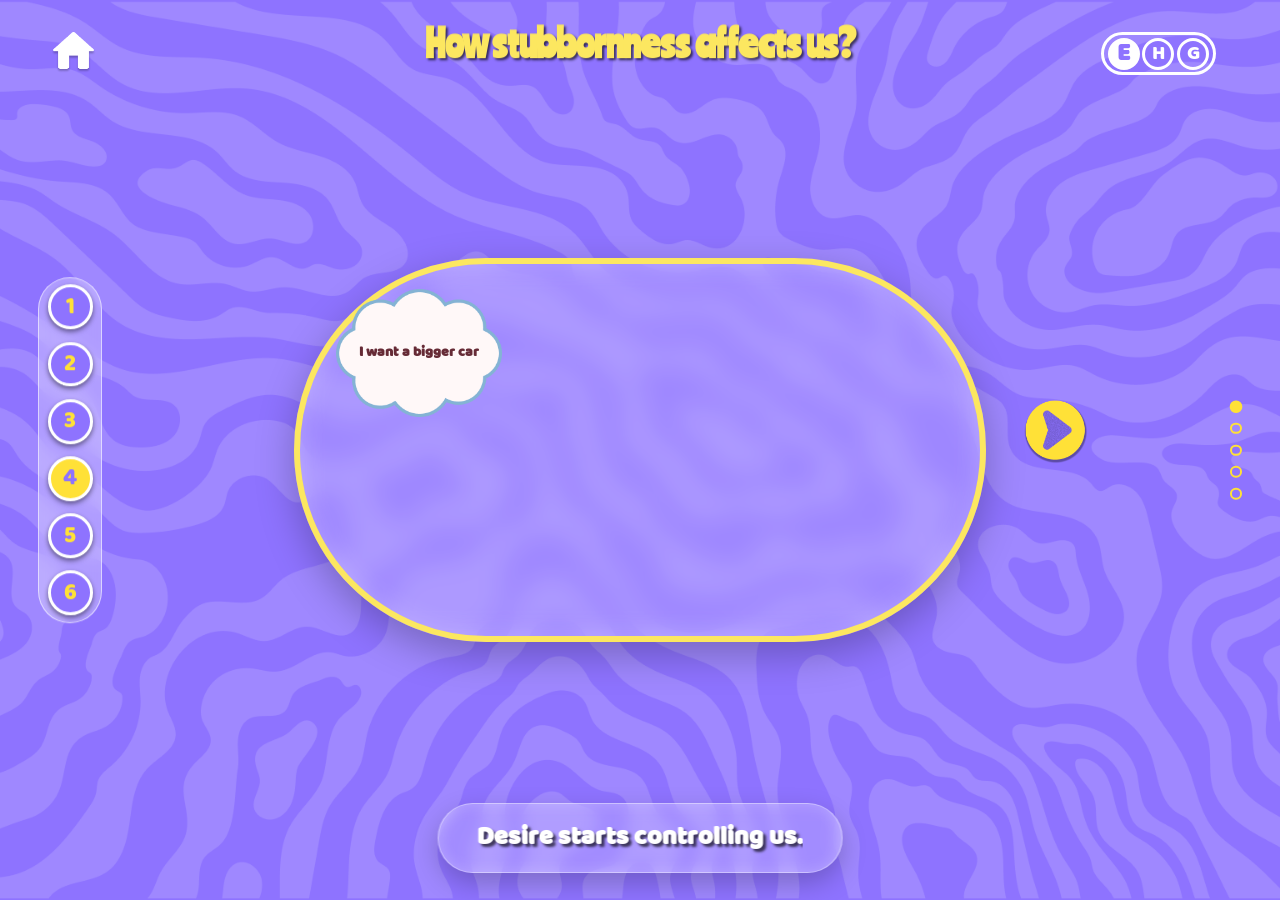
<file: topic-4.html>
<!doctype html>
<html lang="en">
  <head>
    <meta charset="UTF-8" />
    <meta name="viewport" content="width=device-width, initial-scale=1.0" />
    <title data-lang-key="title.4"></title>

    <link
      rel="stylesheet"
      href="./assets/css/swiper-bundle.min.css"
    />

    <link rel="stylesheet" href="./assets/css/style.css" />

    <style>
      img,
      video {
        display: block;
      }

      button {
        border: none;
        outline: none;
        background: transparent;
        cursor: pointer;
      }

      main {
        position: relative;
        width: 100%;
        height: 100%;
        display: flex;
        justify-content: center;
        align-items: center;
        overflow: hidden;
      }

      .swiper-section {
        position: relative;
        width: 100%;
        height: 100%;
        display: flex;
        justify-content: center;
        align-items: center;
      }

      .video-frame {
        position: relative;
        width: 54vw;
        height: 30vw;
      }

      .video-container {
        position: relative;
        width: 100%;
        height: 100%;
        border-radius: 20vw;
        overflow: hidden;
        background: rgba(255, 255, 255, 0.15);
        backdrop-filter: blur(1vw);
        -webkit-backdrop-filter: blur(1vw);
        border: 0.5vw solid #fce760;
        box-shadow:
          0 1vw 3vw rgba(0, 0, 0, 0.25),
          inset 0 0 2vw rgba(255, 255, 255, 0.18);
        z-index: 5;
      }

      .video-swiper {
        width: 100%;
        height: 100%;
      }

      .video-swiper .swiper-wrapper,
      .video-swiper .swiper-slide {
        width: 100%;
        height: 100%;
      }

      .video-swiper .swiper-slide {
        overflow: hidden;
      }

      .video-swiper video {
        width: 100%;
        height: 100%;
        object-fit: cover;
      }

      .dialogue-box.hidden {
        display: none;
      }

      .dialogue-box {
        position: absolute;
        width: 13vw;
        z-index: 15;
        display: flex;
        justify-content: center;
        align-items: center;
        pointer-events: none;
      }

      .dialogue-box img {
        width: 100%;
        display: block;
      }

      .dialogue-box span {
        position: absolute;
        width: 78%;
        text-align: center;
        font-family: "BalooRegular";
        font-size: 1.1vw;
        font-weight: 700;
        color: #662b36;
        line-height: 1.5;
      }

      body[data-lang="hi"] .dialogue-box span {
        font-family: "ITFDevanagari" !important;
      }

      body[data-lang="gu"] .dialogue-box span {
        font-family: "NotoSansGujaratiBold" !important;
        font-weight: 700 !important;
      }

      .dialogue-4-1 {
        top: 8%;
        left: 6%;
      }

      .dialogue-4-2 {
        top: 8%;
        left: 6%;
      }

      .dialogue-4-3 {
        top: 8%;
        left: 25%;
      }

      .swiper-nav-btn {
        position: absolute;
        top: 48%;
        transform: translateY(-50%);
        width: 5vw;
        height: 5vw;
        z-index: 20;
        transition:
          transform 0.35s ease,
          opacity 0.35s ease,
          visibility 0.35s ease;
      }

      .swiper-nav-btn img {
        width: 100%;
        height: 100%;
        object-fit: contain;
        pointer-events: none;
      }

      .swiper-nav-btn:hover {
        transform: translateY(-50%) scale(1.08);
      }

      .prev-btn {
        left: 15vw;
      }

      .next-btn {
        right: 15vw;
      }

      .prev-btn.is-hidden,
      .next-btn.is-hidden {
        opacity: 0;
        visibility: hidden;
        pointer-events: none;
      }

      .page-title {
        top: 2% !important;
        animation: pageTitleComeFromTop 1.5s cubic-bezier(0.22, 1, 0.36, 1)
          forwards;
        opacity: 0.5;
        will-change: transform, opacity;
      }

      .page-title span {
        font-size: 3vw;
      }

      @keyframes pageTitleComeFromTop {
        0% {
          opacity: 0;
          transform: translateX(-50%) translateY(-140%);
        }

        100% {
          opacity: 1;
          transform: translateX(-50%) translateY(0);
        }
      }

      .text-container {
        position: fixed;
        left: 50%;
        bottom: 3%;
        transform: translateX(-50%);
        display: flex;
        justify-content: center;
        align-items: center;
        text-align: center;

        width: auto;
        min-width: 10vw;
        max-width: 65vw;
        height: 5.5vw;

        padding: 0 3vw;
        border-radius: 5vw;
        background: rgba(255, 255, 255, 0.18);
        backdrop-filter: blur(0.6vw);
        -webkit-backdrop-filter: blur(0.6vw);
        border: 0.12vw solid rgba(255, 255, 255, 0.45);
        box-shadow:
          0 0.8vw 2vw rgba(0, 0, 0, 0.22),
          inset 0 0 1.2vw rgba(255, 255, 255, 0.2);

        z-index: 9999;
        overflow: hidden;
        font-family: "BalooRegular";
        box-sizing: border-box;

        opacity: 0;
        will-change: width, transform, opacity;
        animation: textContainerComeFromBottom 1.05s
          cubic-bezier(0.22, 1, 0.36, 1) 0.18s forwards;

        transition:
          width 0.65s cubic-bezier(0.22, 1, 0.36, 1),
          transform 0.65s cubic-bezier(0.22, 1, 0.36, 1);
      }

      @keyframes textContainerComeFromBottom {
        0% {
          opacity: 0;
          transform: translateX(-50%) translateY(150%);
        }

        100% {
          opacity: 1;
          transform: translateX(-50%) translateY(0);
        }
      }

      .text-swiper {
        width: 100%;
        height: 100%;
        overflow: hidden;
      }

      .text-swiper .swiper-wrapper {
        width: 100%;
        height: 100%;
        align-items: center;
      }

      .text-swiper .swiper-slide {
        width: 100% !important;
        height: 100%;
        display: flex !important;
        justify-content: center;
        align-items: center;
        opacity: 0 !important;
        visibility: hidden;
      }

      .text-swiper .swiper-slide-active {
        opacity: 1 !important;
        visibility: visible;
      }

      .text-swiper p {
        margin: 0;
        width: auto;
        max-width: 59vw;
        font-size: 2vw;
        line-height: 1.15;
        color: #ffffff;
        font-weight: 700;
        text-align: center;
        white-space: nowrap;
        word-break: normal;
        overflow-wrap: normal;
      }

      .text-swiper p.is-long-text {
        white-space: normal;
        overflow-wrap: break-word;
      }

      .vertical-pagination,
      .swiper-horizontal > .vertical-pagination.swiper-pagination-bullets,
      .vertical-pagination.swiper-pagination-horizontal,
      .vertical-pagination.swiper-pagination-bullets {
        position: fixed !important;
        top: 50% !important;
        right: 3vw !important;
        bottom: auto !important;
        left: auto !important;
        width: auto !important;
        height: auto !important;
        transform: translateY(-50%) !important;
        z-index: 1000;
        display: flex !important;
        flex-direction: column !important;
        align-items: center;
        justify-content: center;
        gap: 0.8vw;
        margin: 0 !important;
        padding: 0 !important;
        background: transparent !important;
      }

      .vertical-pagination .swiper-pagination-bullet {
        width: 0.9vw;
        height: 0.9vw;
        min-width: 0.9vw;
        min-height: 0.9vw;
        max-width: 0.9vw;
        max-height: 0.9vw;
        margin: 0 !important;
        padding: 0 !important;
        border-radius: 50%;
        background: transparent !important;
        border: 0.2vw solid #ffe137;
        opacity: 1;
        cursor: pointer;
        display: block;
        transition:
          background-color 0.3s ease,
          border-color 0.3s ease,
          transform 0.3s ease;
      }

      .vertical-pagination .swiper-pagination-bullet-active {
        background: #ffe137 !important;
        border-color: #ffe137;
        transform: scale(1.05);
      }

      .pages {
        position: absolute;
        display: flex;
        flex-direction: column;
        top: 50%;
        left: 3%;
        transform: translateY(-50%);
        justify-content: space-between;
        align-items: center;
        height: 27vw;
        width: 5vw;
        background: rgba(255, 255, 255, 0.295);
        backdrop-filter: blur(0.6vw);
        -webkit-backdrop-filter: blur(0.6vw);
        border-radius: 10vw;
        padding: 0.5vw 0;
        border: 0.06vw solid rgba(255, 255, 255, 0.556);
        pointer-events: auto;
        z-index: 99999;
        overflow: visible;
      }

      .pages a {
        position: relative;
        width: 3.5vw;
        height: 3.5vw;
        color: #ffe137;
        text-decoration: none;
        font-family: "BalooRegular";
        font-size: 1.8vw;
        border-radius: 50%;
        display: flex;
        justify-content: center;
        align-items: center;
        pointer-events: auto;
        cursor: pointer !important;
        z-index: 2;
        overflow: visible;
        isolation: isolate;
        background: transparent;
        border: none;
        box-shadow: none;
        transition:
          color 0.35s ease,
          transform 0.35s ease;
      }

      .pages a::before {
        content: "";
        position: absolute;
        inset: 0;
        border-radius: 50%;
        background-color: #8e73ff;
        border: 0.3vw solid white;
        box-shadow: 0 0.2vw 0.4vw rgba(0, 0, 0, 0.463);
        z-index: -1;
        transition:
          background-color 0.35s ease,
          border-color 0.35s ease,
          transform 0.35s ease;
      }

      .pages a::after {
        text-align: center;
        content: attr(data-tooltip);
        position: absolute;
        top: 50%;
        left: 40%;
        transform: translateY(-50%);
        width: 0;
        height: 3.5vw;
        padding: 0;
        box-sizing: border-box;
        border-radius: 5vw;
        background-color: #ffffff;
        color: #8e73ff;
        font-family: "BalooRegular";
        font-size: 1.2vw;
        line-height: 1;
        display: flex;
        align-items: center;
        justify-content: flex-start;
        word-break: normal;
        overflow: hidden;
        opacity: 0;
        visibility: hidden;
        pointer-events: none;
        z-index: -2;
        box-shadow: 0 0.3vw 0.7vw rgba(0, 0, 0, 0.25);
        transition:
          width 0.45s ease,
          padding 0.45s ease,
          opacity 0.25s ease,
          visibility 0.25s ease;
      }

      .pages a:hover::after {
        width: 15vw;
        padding: 0 1.5vw 0 3.2vw !important;
        opacity: 1;
        visibility: visible;
      }

      .pages a:hover {
        transform: scale(1.08);
      }

      .pages a.active {
        color: #8e73ff;
      }

      .pages a.active::before {
        background-color: #ffe137;
      }

      body[data-lang="hi"] .text-swiper p,
      body[data-lang="gu"] .text-swiper p {
        font-size: 1.8vw;
        line-height: 1.2;
        max-width: 63vw;
      }

      body[data-lang="hi"] .text-container,
      body[data-lang="gu"] .text-container {
        max-width: 70vw;
        padding: 0 3.5vw;
      }
      body[data-lang="hi"] .text-swiper p {
        font-family: "ITFDevanagari", sans-serif;
      }

      body[data-lang="gu"] .text-swiper p {
        font-family: "NotoSansGujaratiRegular", sans-serif;
      }

      body[data-lang="hi"] .pages a,
      body[data-lang="hi"] .pages a::after {
        font-family: "ITFDevanagari" !important;
      }

      body[data-lang="gu"] .pages a,
      body[data-lang="gu"] .pages a::after {
        font-family: "NotoSansGujaratiRegular" !important;
      }
    </style>
  </head>

  <body>
    <a class="home-btn" href="index.html">
      <img src="./assets/images/home.png" alt="" />
    </a>

    <div class="page-title">
      <span data-lang-key="title.4"></span>
    </div>

    <div class="language-container">
      <div class="english active">E</div>
      <div class="hindi">H</div>
      <div class="gujrati">G</div>
    </div>

    <main>
      <div class="pages">
        <a
          href="topic-1.html"
          data-lang-key="num-1"
          data-tooltip-key="title.1"
        ></a>

        <a
          href="topic-2.html"
          data-lang-key="num-2"
          data-tooltip-key="title.2"
        ></a>

        <a
          href="topic-3.html"
          data-lang-key="num-3"
          data-tooltip-key="title.3"
        ></a>

        <a
          class="active"
          href="topic-4.html"
          data-lang-key="num-4"
          data-tooltip-key="title.4"
        ></a>

        <a
          href="topic-5.html"
          data-lang-key="num-5"
          data-tooltip-key="title.5"
        ></a>

        <a
          href="topic-6.html"
          data-lang-key="num-6"
          data-tooltip-key="title.6"
        ></a>
      </div>

      <section class="swiper-section">
        <button class="swiper-nav-btn prev-btn" type="button">
          <img src="./assets/images/prev-btn.png" alt="Previous" />
        </button>

        <div class="video-frame">
          <div class="video-container">
            <div class="swiper video-swiper">
              <div class="swiper-wrapper">
                <div class="swiper-slide">
                  <video src="./assets/videos/4-1.mp4" preload="auto" muted playsinline loop></video>
                </div>

                <div class="swiper-slide">
                  <video src="./assets/videos/4-2.mp4" preload="none" muted playsinline loop></video>
                </div>

                <div class="swiper-slide">
                  <video src="./assets/videos/4-3.mp4" preload="none" muted playsinline loop></video>
                </div>

                <div class="swiper-slide">
                  <video src="./assets/videos/4-4.mp4" preload="none" muted playsinline loop></video>
                </div>

                <div class="swiper-slide">
                  <video src="./assets/videos/4-5.mp4" preload="none" muted playsinline loop></video>
                </div>
              </div>
            </div>
          </div>

          <div class="dialogue-box dialogue-4-1 hidden" data-slide-index="0">
            <img src="./assets/images/dialoguebox.png" alt="" />
            <span data-lang-key="dialogue4.1"></span>
          </div>

          <div class="dialogue-box dialogue-4-2 hidden" data-slide-index="1">
            <img src="./assets/images/dialoguebox.png" alt="" />
            <span data-lang-key="dialogue4.2"></span>
          </div>

          <div class="dialogue-box dialogue-4-3 hidden" data-slide-index="2">
            <img src="./assets/images/dialoguebox.png" alt="" />
            <span data-lang-key="dialogue4.3"></span>
          </div>
        </div>

        <button class="swiper-nav-btn next-btn" type="button">
          <img src="./assets/images/next-btn.png" alt="Next" />
        </button>

        <div class="vertical-pagination"></div>
      </section>

      <div class="text-container">
        <div class="swiper text-swiper">
          <div class="swiper-wrapper">
            <div class="swiper-slide">
              <p data-lang-key="slide-4.1"></p>
            </div>

            <div class="swiper-slide">
              <p data-lang-key="slide-4.2"></p>
            </div>

            <div class="swiper-slide">
              <p data-lang-key="slide-4.3"></p>
            </div>

            <div class="swiper-slide">
              <p data-lang-key="slide-4.4"></p>
            </div>

            <div class="swiper-slide">
              <p data-lang-key="slide-4.5"></p>
            </div>
          </div>
        </div>
      </div>
    </main>

    <script src="./assets/js/swiper-bundle.min.js"></script>
    <script src="./assets/js/data.js"></script>
<script src="./assets/js/app.js"></script>

    <script>
      const prevBtn = document.querySelector(".prev-btn");
      const nextBtn = document.querySelector(".next-btn");

      function stopAllVideos() {
        document.querySelectorAll(".video-swiper video").forEach((video) => {
          video.pause();
          video.currentTime = 0;
          // inactive slides must not download until their slide is reached
          video.preload = "none";
        });
      }

      function playActiveVideo(swiper) {
        stopAllVideos();

        const activeSlide = swiper.slides[swiper.activeIndex];
        const activeVideo = activeSlide.querySelector("video");

        if (activeVideo) {
          activeVideo.preload = "auto";
          activeVideo.currentTime = 0;
          activeVideo.play().catch(() => {});
        }
      }

      function updateButtons(swiper) {
        if (swiper.activeIndex === 0) {
          prevBtn.classList.add("is-hidden");
        } else {
          prevBtn.classList.remove("is-hidden");
        }

        if (swiper.activeIndex === swiper.slides.length - 1) {
          nextBtn.classList.add("is-hidden");
        } else {
          nextBtn.classList.remove("is-hidden");
        }
      }

      function updateDialogueBox(swiper) {
        document.querySelectorAll(".video-frame .dialogue-box").forEach((box) => {
          const boxIndex = Number(box.getAttribute("data-slide-index"));
          box.classList.toggle("hidden", boxIndex !== swiper.activeIndex);
        });
      }

      function resizeTextContainer() {
        const textContainer = document.querySelector(".text-container");
        const textSwiperEl = document.querySelector(".text-swiper");
        const activeSlide = document.querySelector(
          ".text-swiper .swiper-slide-active",
        );
        const activeP = activeSlide ? activeSlide.querySelector("p") : null;

        if (!textContainer || !textSwiperEl || !activeP) return;

        activeP.classList.remove("is-long-text");

        const containerStyle = getComputedStyle(textContainer);

        const paddingLeft = parseFloat(containerStyle.paddingLeft) || 0;
        const paddingRight = parseFloat(containerStyle.paddingRight) || 0;
        const borderLeft = parseFloat(containerStyle.borderLeftWidth) || 0;
        const borderRight = parseFloat(containerStyle.borderRightWidth) || 0;

        const extraWidth =
          paddingLeft + paddingRight + borderLeft + borderRight;

        const minContainerWidth = parseFloat(containerStyle.minWidth) || 0;
        const maxContainerWidth =
          parseFloat(containerStyle.maxWidth) || window.innerWidth * 0.65;

        textContainer.style.width = "auto";
        textSwiperEl.style.width = "auto";

        activeP.style.whiteSpace = "nowrap";

        requestAnimationFrame(() => {
          const naturalTextWidth = activeP.scrollWidth;
          let finalContainerWidth = naturalTextWidth + extraWidth;

          if (finalContainerWidth > maxContainerWidth) {
            finalContainerWidth = maxContainerWidth;
            activeP.classList.add("is-long-text");
            activeP.style.whiteSpace = "";
          }

          if (finalContainerWidth < minContainerWidth) {
            finalContainerWidth = minContainerWidth;
          }

          textContainer.style.width = finalContainerWidth + "px";
          textSwiperEl.style.width =
            Math.max(finalContainerWidth - extraWidth, 0) + "px";

          if (textSwiper && typeof textSwiper.update === "function") {
            textSwiper.update();
          }
        });
      }

      const textSwiper = new Swiper(".text-swiper", {
        effect: "fade",
        speed: 650,
        allowTouchMove: false,
        autoHeight: false,
        observer: true,
        observeParents: true,
      });

      const videoSwiper = new Swiper(".video-swiper", {
        effect: "slide",
        speed: 800,
        allowTouchMove: false,

        navigation: {
          nextEl: ".next-btn",
          prevEl: ".prev-btn",
        },

        pagination: {
          el: ".vertical-pagination",
          clickable: true,
        },

        on: {
          init(swiper) {
            playActiveVideo(swiper);
            textSwiper.slideTo(swiper.activeIndex, 0);
            updateButtons(swiper);
            updateDialogueBox(swiper);

            setTimeout(() => {
              resizeTextContainer();
            }, 120);
          },

          slideChange(swiper) {
            playActiveVideo(swiper);
            textSwiper.slideTo(swiper.activeIndex, 650);
            updateButtons(swiper);
            updateDialogueBox(swiper);

            setTimeout(() => {
              resizeTextContainer();
            }, 120);
          },
        },
      });

      let translations = {};

      function getCurrentLanguage() {
        return (
          localStorage.getItem("selectedLanguage") ||
          localStorage.getItem("preferredLanguage") ||
          document.body.getAttribute("data-lang") ||
          "English"
        );
      }

      function normalizeLanguage(lang) {
        const value = String(lang).toLowerCase();

        if (value === "en" || value === "english") return "English";
        if (value === "hi" || value === "hindi") return "Hindi";
        if (value === "gu" || value === "gujarati" || value === "gujrati") {
          return "Gujarati";
        }

        return "English";
      }

      function updateTooltips(languageData) {
        document.querySelectorAll("[data-tooltip-key]").forEach((element) => {
          const key = element.getAttribute("data-tooltip-key");

          element.setAttribute(
            "data-tooltip",
            languageData && languageData[key] ? languageData[key] : key,
          );
        });
      }

      function updateLanguage(language) {
        const currentLang = normalizeLanguage(language);
        const languageData = translations[currentLang];

        if (!languageData) return;

        document.querySelectorAll("[data-lang-key]").forEach((element) => {
          const key = element.getAttribute("data-lang-key");

          if (languageData[key]) {
            element.textContent = languageData[key];
          }
        });

        updateTooltips(languageData);

        document.querySelectorAll(".language-container div").forEach((btn) => {
          btn.classList.remove("active");
        });

        if (currentLang === "English") {
          document.querySelector(".english")?.classList.add("active");
          document.documentElement.setAttribute("lang", "en");
          document.body.setAttribute("data-lang", "en");
        }

        if (currentLang === "Hindi") {
          document.querySelector(".hindi")?.classList.add("active");
          document.documentElement.setAttribute("lang", "hi");
          document.body.setAttribute("data-lang", "hi");
        }

        if (currentLang === "Gujarati") {
          document.querySelector(".gujrati")?.classList.add("active");
          document.documentElement.setAttribute("lang", "gu");
          document.body.setAttribute("data-lang", "gu");
        }

        localStorage.setItem("selectedLanguage", currentLang);
        localStorage.setItem("preferredLanguage", currentLang);

        setTimeout(() => {
          textSwiper.update();
          textSwiper.slideTo(videoSwiper.activeIndex, 0);
          resizeTextContainer();
        }, 100);
      }

      try {
        translations = typeof data !== "undefined" ? data : {};

        const savedLanguage = getCurrentLanguage();
        updateLanguage(savedLanguage);

        setTimeout(() => {
          textSwiper.update();
          textSwiper.slideTo(videoSwiper.activeIndex, 0);
          resizeTextContainer();
        }, 180);
      } catch (err) {
        document.querySelectorAll("[data-tooltip-key]").forEach((element) => {
          element.setAttribute(
            "data-tooltip",
            element.getAttribute("data-tooltip-key"),
          );
        });

        setTimeout(() => {
          resizeTextContainer();
        }, 150);
      }

      document
        .querySelector(".english")
        ?.addEventListener("click", () => updateLanguage("English"));

      document
        .querySelector(".hindi")
        ?.addEventListener("click", () => updateLanguage("Hindi"));

      document
        .querySelector(".gujrati")
        ?.addEventListener("click", () => updateLanguage("Gujarati"));

      videoSwiper.on("slideChangeTransitionEnd", () => {
        resizeTextContainer();
      });

      window.addEventListener("resize", () => {
        setTimeout(() => {
          resizeTextContainer();
        }, 120);
      });

      window.addEventListener("load", () => {
        setTimeout(() => {
          resizeTextContainer();
        }, 220);
      });
    </script>
  </body>
</html>
</file>
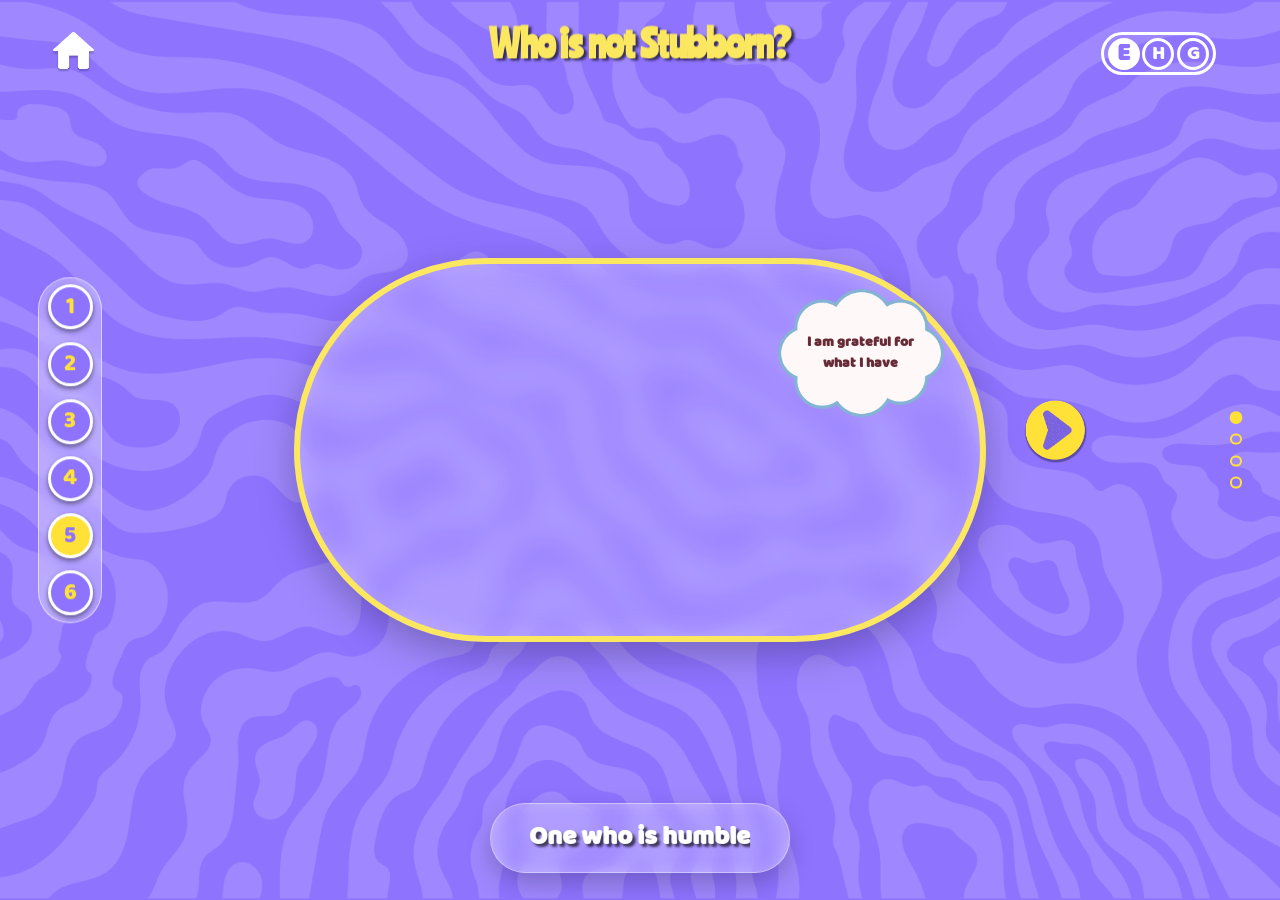
<file: topic-5.html>
<!doctype html>
<html lang="en">
  <head>
    <meta charset="UTF-8" />
    <meta name="viewport" content="width=device-width, initial-scale=1.0" />
    <title data-lang-key="title.5"></title>

    <link
      rel="stylesheet"
      href="./assets/css/swiper-bundle.min.css"
    />

    <link rel="stylesheet" href="./assets/css/style.css" />

    <style>
      img,
      video {
        display: block;
      }

      button {
        border: none;
        outline: none;
        background: transparent;
        cursor: pointer;
      }

      main {
        position: relative;
        width: 100%;
        height: 100%;
        display: flex;
        justify-content: center;
        align-items: center;
        overflow: hidden;
      }

      .swiper-section {
        position: relative;
        width: 100%;
        height: 100%;
        display: flex;
        justify-content: center;
        align-items: center;
      }

      .video-frame {
        position: relative;
        width: 54vw;
        height: 30vw;
      }

      .video-container {
        position: relative;
        width: 100%;
        height: 100%;
        border-radius: 20vw;
        overflow: hidden;
        background: rgba(255, 255, 255, 0.15);
        backdrop-filter: blur(1vw);
        -webkit-backdrop-filter: blur(1vw);
        border: 0.5vw solid #fce760;
        box-shadow:
          0 1vw 3vw rgba(0, 0, 0, 0.25),
          inset 0 0 2vw rgba(255, 255, 255, 0.18);
        z-index: 5;
      }

      .video-swiper {
        width: 100%;
        height: 100%;
      }

      .video-swiper .swiper-wrapper,
      .video-swiper .swiper-slide {
        width: 100%;
        height: 100%;
      }

      .video-swiper .swiper-slide {
        overflow: hidden;
      }

      .video-swiper video {
        width: 100%;
        height: 100%;
        object-fit: cover;
      }

      .dialogue-box.hidden {
        display: none;
      }

      .dialogue-box {
        position: absolute;
        width: 13vw;
        z-index: 15;
        display: flex;
        justify-content: center;
        align-items: center;
        pointer-events: none;
      }

      .dialogue-box img {
        width: 100%;
        display: block;
      }

      .dialogue-box span {
        position: absolute;
        width: 78%;
        text-align: center;
        font-family: "BalooRegular";
        font-size: 1.1vw;
        font-weight: 700;
        color: #662b36;
        line-height: 1.5;
      }

      body[data-lang="hi"] .dialogue-box span {
        font-family: "ITFDevanagari" !important;
      }

      body[data-lang="gu"] .dialogue-box span {
        font-family: "NotoSansGujaratiBold" !important;
        font-weight: 700 !important;
      }

      .dialogue-5-1 {
        top: 8%;
        right: 6%;
      }

      .dialogue-5-2 {
        top: -18%;
        right: 15%;
      }

      .dialogue-5-3 {
        top: 10%;
        right: 8%;
      }

      .swiper-nav-btn {
        position: absolute;
        top: 48%;
        transform: translateY(-50%);
        width: 5vw;
        height: 5vw;
        z-index: 20;
        transition:
          transform 0.35s ease,
          opacity 0.35s ease,
          visibility 0.35s ease;
      }

      .swiper-nav-btn img {
        width: 100%;
        height: 100%;
        object-fit: contain;
        pointer-events: none;
      }

      .swiper-nav-btn:hover {
        transform: translateY(-50%) scale(1.08);
      }

      .prev-btn {
        left: 15vw;
      }

      .next-btn {
        right: 15vw;
      }

      .prev-btn.is-hidden,
      .next-btn.is-hidden {
        opacity: 0;
        visibility: hidden;
        pointer-events: none;
      }

      .page-title {
        top: 2% !important;
        animation: pageTitleComeFromTop 1.5s cubic-bezier(0.22, 1, 0.36, 1)
          forwards;
        opacity: 0.5;
        will-change: transform, opacity;
      }

      .page-title span {
        font-size: 3vw;
      }

      @keyframes pageTitleComeFromTop {
        0% {
          opacity: 0;
          transform: translateX(-50%) translateY(-140%);
        }

        100% {
          opacity: 1;
          transform: translateX(-50%) translateY(0);
        }
      }

      .text-container {
        position: fixed;
        left: 50%;
        bottom: 3%;
        transform: translateX(-50%);
        display: flex;
        justify-content: center;
        align-items: center;
        text-align: center;
        width: auto;
        min-width: 10vw;
        max-width: 65vw;
        height: 5.5vw;
        padding: 0 3vw;
        border-radius: 5vw;
        background: rgba(255, 255, 255, 0.18);
        backdrop-filter: blur(0.6vw);
        -webkit-backdrop-filter: blur(0.6vw);
        border: 0.12vw solid rgba(255, 255, 255, 0.45);
        box-shadow:
          0 0.8vw 2vw rgba(0, 0, 0, 0.22),
          inset 0 0 1.2vw rgba(255, 255, 255, 0.2);
        z-index: 9999;
        overflow: hidden;
        font-family: "BalooRegular";
        box-sizing: border-box;
        opacity: 0;
        will-change: width, transform, opacity;
        animation: textContainerComeFromBottom 1.05s
          cubic-bezier(0.22, 1, 0.36, 1) 0.18s forwards;
        transition:
          width 0.65s cubic-bezier(0.22, 1, 0.36, 1),
          transform 0.65s cubic-bezier(0.22, 1, 0.36, 1);
      }

      @keyframes textContainerComeFromBottom {
        0% {
          opacity: 0;
          transform: translateX(-50%) translateY(150%);
        }

        100% {
          opacity: 1;
          transform: translateX(-50%) translateY(0);
        }
      }

      .text-swiper {
        width: 100%;
        height: 100%;
        overflow: hidden;
      }

      .text-swiper .swiper-wrapper {
        width: 100%;
        height: 100%;
        align-items: center;
      }

      .text-swiper .swiper-slide {
        width: 100% !important;
        height: 100%;
        display: flex !important;
        justify-content: center;
        align-items: center;
        opacity: 0 !important;
        visibility: hidden;
      }

      .text-swiper .swiper-slide-active {
        opacity: 1 !important;
        visibility: visible;
      }

      .text-swiper p {
        margin: 0;
        width: auto;
        max-width: 59vw;
        font-size: 2vw;
        line-height: 1.15;
        color: #ffffff;
        font-weight: 700;
        text-align: center;
        white-space: nowrap;
        word-break: normal;
        overflow-wrap: normal;
      }

      .text-swiper p.is-long-text {
        white-space: normal;
        overflow-wrap: break-word;
      }

      .vertical-pagination,
      .swiper-horizontal > .vertical-pagination.swiper-pagination-bullets,
      .vertical-pagination.swiper-pagination-horizontal,
      .vertical-pagination.swiper-pagination-bullets {
        position: fixed !important;
        top: 50% !important;
        right: 3vw !important;
        bottom: auto !important;
        left: auto !important;
        width: auto !important;
        height: auto !important;
        transform: translateY(-50%) !important;
        z-index: 1000;
        display: flex !important;
        flex-direction: column !important;
        align-items: center;
        justify-content: center;
        gap: 0.8vw;
        margin: 0 !important;
        padding: 0 !important;
        background: transparent !important;
      }

      .vertical-pagination .swiper-pagination-bullet {
        width: 0.9vw;
        height: 0.9vw;
        min-width: 0.9vw;
        min-height: 0.9vw;
        max-width: 0.9vw;
        max-height: 0.9vw;
        margin: 0 !important;
        padding: 0 !important;
        border-radius: 50%;
        background: transparent !important;
        border: 0.2vw solid #ffe137;
        opacity: 1;
        cursor: pointer;
        display: block;
        transition:
          background-color 0.3s ease,
          border-color 0.3s ease,
          transform 0.3s ease;
      }

      .vertical-pagination .swiper-pagination-bullet-active {
        background: #ffe137 !important;
        border-color: #ffe137;
        transform: scale(1.05);
      }

      .pages {
        position: absolute;
        display: flex;
        flex-direction: column;
        top: 50%;
        left: 3%;
        transform: translateY(-50%);
        justify-content: space-between;
        align-items: center;
        height: 27vw;
        width: 5vw;
        background: rgba(255, 255, 255, 0.295);
        backdrop-filter: blur(0.6vw);
        -webkit-backdrop-filter: blur(0.6vw);
        border-radius: 10vw;
        padding: 0.5vw 0;
        border: 0.06vw solid rgba(255, 255, 255, 0.556);
        pointer-events: auto;
        z-index: 99999;
        overflow: visible;
      }

      .pages a {
        position: relative;
        width: 3.5vw;
        height: 3.5vw;
        color: #ffe137;
        text-decoration: none;
        font-family: "BalooRegular";
        font-size: 1.8vw;
        border-radius: 50%;
        display: flex;
        justify-content: center;
        align-items: center;
        pointer-events: auto;
        cursor: pointer !important;
        z-index: 2;
        overflow: visible;
        isolation: isolate;
        background: transparent;
        border: none;
        box-shadow: none;
        transition:
          color 0.35s ease,
          transform 0.35s ease;
      }

      .pages a::before {
        content: "";
        position: absolute;
        inset: 0;
        border-radius: 50%;
        background-color: #8e73ff;
        border: 0.3vw solid white;
        box-shadow: 0 0.2vw 0.4vw rgba(0, 0, 0, 0.463);
        z-index: -1;
        transition:
          background-color 0.35s ease,
          border-color 0.35s ease,
          transform 0.35s ease;
      }

      .pages a::after {
        text-align: center;
        content: attr(data-tooltip);
        position: absolute;
        top: 50%;
        left: 40%;
        transform: translateY(-50%);
        width: 0;
        height: 3.5vw;
        padding: 0;
        box-sizing: border-box;
        border-radius: 5vw;
        background-color: #ffffff;
        color: #8e73ff;
        font-family: "BalooRegular";
        font-size: 1.2vw;
        line-height: 1;
        display: flex;
        align-items: center;
        justify-content: flex-start;
        word-break: normal;
        overflow: hidden;
        opacity: 0;
        visibility: hidden;
        pointer-events: none;
        z-index: -2;
        box-shadow: 0 0.3vw 0.7vw rgba(0, 0, 0, 0.25);
        transition:
          width 0.45s ease,
          padding 0.45s ease,
          opacity 0.25s ease,
          visibility 0.25s ease;
      }

      .pages a:hover::after {
        width: 15vw;
        padding: 0 1.5vw 0 3.2vw !important;
        opacity: 1;
        visibility: visible;
      }

      .pages a:hover {
        transform: scale(1.08);
      }

      .pages a.active {
        color: #8e73ff;
      }

      .pages a.active::before {
        background-color: #ffe137;
      }

      body[data-lang="hi"] .text-swiper p,
      body[data-lang="gu"] .text-swiper p {
        font-size: 1.8vw;
        line-height: 1.2;
        max-width: 63vw;
      }

      body[data-lang="hi"] .text-container,
      body[data-lang="gu"] .text-container {
        max-width: 70vw;
        padding: 0 3.5vw;
      }
      body[data-lang="hi"] .text-swiper p {
        font-family: "ITFDevanagari", sans-serif;
      }

      body[data-lang="gu"] .text-swiper p {
        font-family: "NotoSansGujaratiRegular", sans-serif;
      }

      body[data-lang="hi"] .pages a,
      body[data-lang="hi"] .pages a::after {
        font-family: "ITFDevanagari" !important;
      }

      body[data-lang="gu"] .pages a,
      body[data-lang="gu"] .pages a::after {
        font-family: "NotoSansGujaratiRegular" !important;
      }
    </style>
  </head>

  <body>
    <a class="home-btn" href="index.html">
      <img src="./assets/images/home.png" alt="" />
    </a>

    <div class="page-title">
      <span data-lang-key="title.5"></span>
    </div>

    <div class="language-container">
      <div class="english active">E</div>
      <div class="hindi">H</div>
      <div class="gujrati">G</div>
    </div>

    <main>
      <div class="pages">
        <a
          href="topic-1.html"
          data-lang-key="num-1"
          data-tooltip-key="title.1"
        ></a>

        <a
          href="topic-2.html"
          data-lang-key="num-2"
          data-tooltip-key="title.2"
        ></a>

        <a
          href="topic-3.html"
          data-lang-key="num-3"
          data-tooltip-key="title.3"
        ></a>

        <a
          href="topic-4.html"
          data-lang-key="num-4"
          data-tooltip-key="title.4"
        ></a>

        <a
          class="active"
          href="topic-5.html"
          data-lang-key="num-5"
          data-tooltip-key="title.5"
        ></a>

        <a
          href="topic-6.html"
          data-lang-key="num-6"
          data-tooltip-key="title.6"
        ></a>
      </div>

      <section class="swiper-section">
        <button class="swiper-nav-btn prev-btn" type="button">
          <img src="./assets/images/prev-btn.png" alt="Previous" />
        </button>

        <div class="video-frame">
          <div class="video-container">
            <div class="swiper video-swiper">
              <div class="swiper-wrapper">
                <div class="swiper-slide">
                  <video src="./assets/videos/5-1.mp4" preload="auto" muted playsinline loop></video>
                </div>

                <div class="swiper-slide">
                  <video src="./assets/videos/5-2.mp4" preload="none" muted playsinline loop></video>
                </div>

                <div class="swiper-slide">
                  <video src="./assets/videos/5-3.mp4" preload="none" muted playsinline loop></video>
                </div>

                <div class="swiper-slide">
                  <video src="./assets/videos/5-4.mp4" preload="none" muted playsinline loop></video>
                </div>
              </div>
            </div>
          </div>

          <div class="dialogue-box dialogue-5-1 hidden" data-slide-index="0">
            <img src="./assets/images/dialoguebox.png" alt="" />
            <span data-lang-key="dialogue5.1"></span>
          </div>

          <div class="dialogue-box dialogue-5-2 hidden" data-slide-index="1">
            <img src="./assets/images/dialoguebox.png" alt="" />
            <span data-lang-key="dialogue5.2"></span>
          </div>

          <div class="dialogue-box dialogue-5-3 hidden" data-slide-index="2">
            <img src="./assets/images/dialoguebox.png" alt="" />
            <span data-lang-key="dialogue5.3"></span>
          </div>
        </div>

        <button class="swiper-nav-btn next-btn" type="button">
          <img src="./assets/images/next-btn.png" alt="Next" />
        </button>

        <div class="vertical-pagination"></div>
      </section>

      <div class="text-container">
        <div class="swiper text-swiper">
          <div class="swiper-wrapper">
            <div class="swiper-slide">
              <p data-lang-key="slide-5.1"></p>
            </div>

            <div class="swiper-slide">
              <p data-lang-key="slide-5.2"></p>
            </div>

            <div class="swiper-slide">
              <p data-lang-key="slide-5.3"></p>
            </div>

            <div class="swiper-slide">
              <p data-lang-key="slide-5.4"></p>
            </div>
          </div>
        </div>
      </div>
    </main>

    <script src="./assets/js/swiper-bundle.min.js"></script>
    <script src="./assets/js/data.js"></script>
<script src="./assets/js/app.js"></script>

    <script>
      const prevBtn = document.querySelector(".prev-btn");
      const nextBtn = document.querySelector(".next-btn");

      function stopAllVideos() {
        document.querySelectorAll(".video-swiper video").forEach((video) => {
          video.pause();
          video.currentTime = 0;
          // inactive slides must not download until their slide is reached
          video.preload = "none";
        });
      }

      function playActiveVideo(swiper) {
        stopAllVideos();

        const activeSlide = swiper.slides[swiper.activeIndex];
        const activeVideo = activeSlide.querySelector("video");

        if (activeVideo) {
          activeVideo.preload = "auto";
          activeVideo.currentTime = 0;
          activeVideo.play().catch(() => {});
        }
      }

      function updateButtons(swiper) {
        if (swiper.activeIndex === 0) {
          prevBtn.classList.add("is-hidden");
        } else {
          prevBtn.classList.remove("is-hidden");
        }

        if (swiper.activeIndex === swiper.slides.length - 1) {
          nextBtn.classList.add("is-hidden");
        } else {
          nextBtn.classList.remove("is-hidden");
        }
      }

      function updateDialogueBox(swiper) {
        document.querySelectorAll(".video-frame .dialogue-box").forEach((box) => {
          const boxIndex = Number(box.getAttribute("data-slide-index"));
          box.classList.toggle("hidden", boxIndex !== swiper.activeIndex);
        });
      }

      function resizeTextContainer() {
        const textContainer = document.querySelector(".text-container");
        const textSwiperEl = document.querySelector(".text-swiper");
        const activeSlide = document.querySelector(
          ".text-swiper .swiper-slide-active",
        );
        const activeP = activeSlide ? activeSlide.querySelector("p") : null;

        if (!textContainer || !textSwiperEl || !activeP) return;

        activeP.classList.remove("is-long-text");

        const containerStyle = getComputedStyle(textContainer);

        const paddingLeft = parseFloat(containerStyle.paddingLeft) || 0;
        const paddingRight = parseFloat(containerStyle.paddingRight) || 0;
        const borderLeft = parseFloat(containerStyle.borderLeftWidth) || 0;
        const borderRight = parseFloat(containerStyle.borderRightWidth) || 0;

        const extraWidth =
          paddingLeft + paddingRight + borderLeft + borderRight;

        const minContainerWidth = parseFloat(containerStyle.minWidth) || 0;
        const maxContainerWidth =
          parseFloat(containerStyle.maxWidth) || window.innerWidth * 0.65;

        textContainer.style.width = "auto";
        textSwiperEl.style.width = "auto";

        activeP.style.whiteSpace = "nowrap";

        requestAnimationFrame(() => {
          const naturalTextWidth = activeP.scrollWidth;
          let finalContainerWidth = naturalTextWidth + extraWidth;

          if (finalContainerWidth > maxContainerWidth) {
            finalContainerWidth = maxContainerWidth;
            activeP.classList.add("is-long-text");
            activeP.style.whiteSpace = "";
          }

          if (finalContainerWidth < minContainerWidth) {
            finalContainerWidth = minContainerWidth;
          }

          textContainer.style.width = finalContainerWidth + "px";
          textSwiperEl.style.width =
            Math.max(finalContainerWidth - extraWidth, 0) + "px";

          if (textSwiper && typeof textSwiper.update === "function") {
            textSwiper.update();
          }
        });
      }

      const textSwiper = new Swiper(".text-swiper", {
        effect: "fade",
        speed: 650,
        allowTouchMove: false,
        autoHeight: false,
        observer: true,
        observeParents: true,
      });

      const videoSwiper = new Swiper(".video-swiper", {
        effect: "slide",
        speed: 800,
        allowTouchMove: false,

        navigation: {
          nextEl: ".next-btn",
          prevEl: ".prev-btn",
        },

        pagination: {
          el: ".vertical-pagination",
          clickable: true,
        },

        on: {
          init(swiper) {
            playActiveVideo(swiper);
            textSwiper.slideTo(swiper.activeIndex, 0);
            updateButtons(swiper);
            updateDialogueBox(swiper);

            setTimeout(() => {
              resizeTextContainer();
            }, 120);
          },

          slideChange(swiper) {
            playActiveVideo(swiper);
            textSwiper.slideTo(swiper.activeIndex, 650);
            updateButtons(swiper);
            updateDialogueBox(swiper);

            setTimeout(() => {
              resizeTextContainer();
            }, 120);
          },
        },
      });

      let translations = {};

      function getCurrentLanguage() {
        return (
          localStorage.getItem("selectedLanguage") ||
          localStorage.getItem("preferredLanguage") ||
          document.body.getAttribute("data-lang") ||
          "English"
        );
      }

      function normalizeLanguage(lang) {
        const value = String(lang).toLowerCase();

        if (value === "en" || value === "english") return "English";
        if (value === "hi" || value === "hindi") return "Hindi";
        if (value === "gu" || value === "gujarati" || value === "gujrati") {
          return "Gujarati";
        }

        return "English";
      }

      function updateTooltips(languageData) {
        document.querySelectorAll("[data-tooltip-key]").forEach((element) => {
          const key = element.getAttribute("data-tooltip-key");

          element.setAttribute(
            "data-tooltip",
            languageData && languageData[key] ? languageData[key] : key,
          );
        });
      }

      function updateLanguage(language) {
        const currentLang = normalizeLanguage(language);
        const languageData = translations[currentLang];

        if (!languageData) return;

        document.querySelectorAll("[data-lang-key]").forEach((element) => {
          const key = element.getAttribute("data-lang-key");

          if (languageData[key]) {
            element.textContent = languageData[key];
          }
        });

        updateTooltips(languageData);

        document.querySelectorAll(".language-container div").forEach((btn) => {
          btn.classList.remove("active");
        });

        if (currentLang === "English") {
          document.querySelector(".english")?.classList.add("active");
          document.documentElement.setAttribute("lang", "en");
          document.body.setAttribute("data-lang", "en");
        }

        if (currentLang === "Hindi") {
          document.querySelector(".hindi")?.classList.add("active");
          document.documentElement.setAttribute("lang", "hi");
          document.body.setAttribute("data-lang", "hi");
        }

        if (currentLang === "Gujarati") {
          document.querySelector(".gujrati")?.classList.add("active");
          document.documentElement.setAttribute("lang", "gu");
          document.body.setAttribute("data-lang", "gu");
        }

        localStorage.setItem("selectedLanguage", currentLang);
        localStorage.setItem("preferredLanguage", currentLang);

        setTimeout(() => {
          textSwiper.update();
          textSwiper.slideTo(videoSwiper.activeIndex, 0);
          resizeTextContainer();
        }, 100);
      }

      try {
        translations = typeof data !== "undefined" ? data : {};

        const savedLanguage = getCurrentLanguage();
        updateLanguage(savedLanguage);

        setTimeout(() => {
          textSwiper.update();
          textSwiper.slideTo(videoSwiper.activeIndex, 0);
          resizeTextContainer();
        }, 180);
      } catch (err) {
        document.querySelectorAll("[data-tooltip-key]").forEach((element) => {
          element.setAttribute(
            "data-tooltip",
            element.getAttribute("data-tooltip-key"),
          );
        });

        setTimeout(() => {
          resizeTextContainer();
        }, 150);
      }

      document
        .querySelector(".english")
        ?.addEventListener("click", () => updateLanguage("English"));

      document
        .querySelector(".hindi")
        ?.addEventListener("click", () => updateLanguage("Hindi"));

      document
        .querySelector(".gujrati")
        ?.addEventListener("click", () => updateLanguage("Gujarati"));

      videoSwiper.on("slideChangeTransitionEnd", () => {
        resizeTextContainer();
      });

      window.addEventListener("resize", () => {
        setTimeout(() => {
          resizeTextContainer();
        }, 120);
      });

      window.addEventListener("load", () => {
        setTimeout(() => {
          resizeTextContainer();
        }, 220);
      });
    </script>
  </body>
</html>
</file>
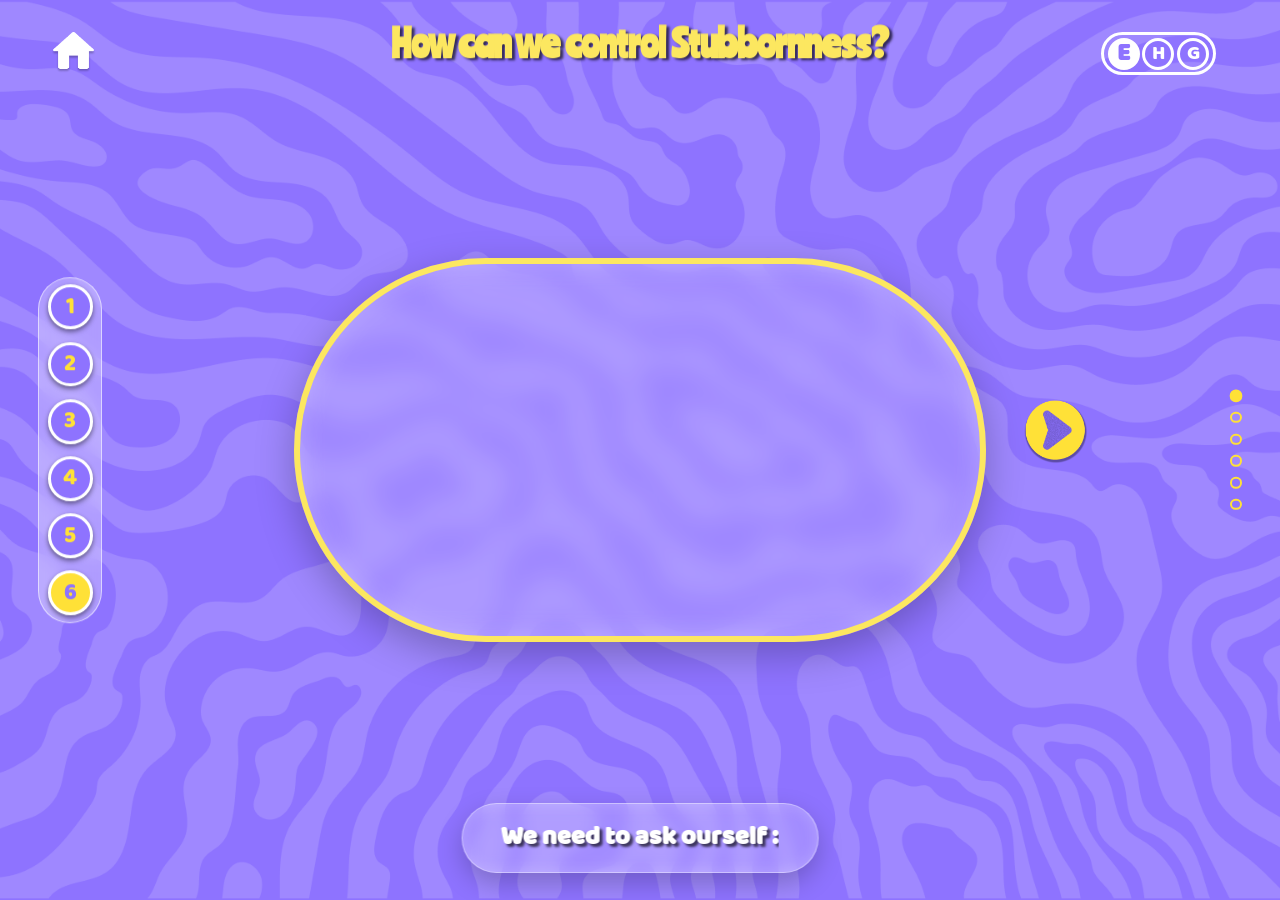
<file: topic-6.html>
<!doctype html>
<html lang="en">
  <head>
    <meta charset="UTF-8" />
    <meta name="viewport" content="width=device-width, initial-scale=1.0" />
    <title data-lang-key="title.6"></title>

    <link
      rel="stylesheet"
      href="./assets/css/swiper-bundle.min.css"
    />

    <link rel="stylesheet" href="./assets/css/style.css" />

    <style>
      img,
      video {
        display: block;
      }

      button {
        border: none;
        outline: none;
        background: transparent;
        cursor: pointer;
      }

      main {
        position: relative;
        width: 100%;
        height: 100%;
        display: flex;
        justify-content: center;
        align-items: center;
        overflow: hidden;
      }

      .swiper-section {
        position: relative;
        width: 100%;
        height: 100%;
        display: flex;
        justify-content: center;
        align-items: center;
      }

      .video-frame {
        position: relative;
        width: 54vw;
        height: 30vw;
      }

      .video-container {
        position: relative;
        width: 100%;
        height: 100%;
        border-radius: 20vw;
        overflow: hidden;
        background: rgba(255, 255, 255, 0.15);
        backdrop-filter: blur(1vw);
        -webkit-backdrop-filter: blur(1vw);
        border: 0.5vw solid #fce760;
        box-shadow:
          0 1vw 3vw rgba(0, 0, 0, 0.25),
          inset 0 0 2vw rgba(255, 255, 255, 0.18);
        z-index: 5;
      }

      .video-swiper {
        width: 100%;
        height: 100%;
      }

      .video-swiper .swiper-wrapper,
      .video-swiper .swiper-slide {
        width: 100%;
        height: 100%;
      }

      .video-swiper .swiper-slide {
        overflow: hidden;
      }

      .video-swiper video {
        width: 100%;
        height: 100%;
        object-fit: cover;
      }

      .dialogue-box.hidden {
        display: none;
      }

      .dialogue-box {
        position: absolute;
        width: 13vw;
        z-index: 15;
        display: flex;
        justify-content: center;
        align-items: center;
        pointer-events: none;
      }

      .dialogue-box img {
        width: 100%;
        display: block;
      }

      .dialogue-box span {
        position: absolute;
        width: 78%;
        text-align: center;
        font-family: "BalooRegular";
        font-size: 1.1vw;
        font-weight: 700;
        color: #662b36;
        line-height: 1.5;
      }

      body[data-lang="hi"] .dialogue-box span {
        font-family: "ITFDevanagari" !important;
      }

      body[data-lang="gu"] .dialogue-box span {
        font-family: "NotoSansGujaratiBold" !important;
        font-weight: 700 !important;
      }

      .dialogue-6-2 {
        top: 2%;
        left: 40%;
      }

      .dialogue-6-3 {
        top: 8%;
        right: 9%;
      }

      .dialogue-6-4 {
        top: 8%;
        left: 6%;
      }

      .dialogue-6-5 {
        top: 8%;
        left: 6%;
      }

      .swiper-nav-btn {
        position: absolute;
        top: 48%;
        transform: translateY(-50%);
        width: 5vw;
        height: 5vw;
        z-index: 20;
        transition:
          transform 0.35s ease,
          opacity 0.35s ease,
          visibility 0.35s ease;
      }

      .swiper-nav-btn img {
        width: 100%;
        height: 100%;
        object-fit: contain;
        pointer-events: none;
      }

      .swiper-nav-btn:hover {
        transform: translateY(-50%) scale(1.08);
      }

      .prev-btn {
        left: 15vw;
      }

      .next-btn {
        right: 15vw;
      }

      .prev-btn.is-hidden,
      .next-btn.is-hidden {
        opacity: 0;
        visibility: hidden;
        pointer-events: none;
      }

      .page-title {
        top: 2% !important;
        animation: pageTitleComeFromTop 1.5s cubic-bezier(0.22, 1, 0.36, 1)
          forwards;
        opacity: 0.5;
        will-change: transform, opacity;
      }

      .page-title span {
        font-size: 3vw;
      }

      @keyframes pageTitleComeFromTop {
        0% {
          opacity: 0;
          transform: translateX(-50%) translateY(-140%);
        }

        100% {
          opacity: 1;
          transform: translateX(-50%) translateY(0);
        }
      }

      .text-container {
        position: fixed;
        left: 50%;
        bottom: 3%;
        transform: translateX(-50%);
        display: flex;
        justify-content: center;
        align-items: center;
        text-align: center;

        width: auto;
        min-width: 10vw;
        max-width: 65vw;
        height: 5.5vw;

        padding: 0 3vw;
        border-radius: 5vw;
        background: rgba(255, 255, 255, 0.18);
        backdrop-filter: blur(0.6vw);
        -webkit-backdrop-filter: blur(0.6vw);
        border: 0.12vw solid rgba(255, 255, 255, 0.45);
        box-shadow:
          0 0.8vw 2vw rgba(0, 0, 0, 0.22),
          inset 0 0 1.2vw rgba(255, 255, 255, 0.2);

        z-index: 9999;
        overflow: hidden;
        font-family: "BalooRegular";
        box-sizing: border-box;

        opacity: 0;
        will-change: width, transform, opacity;
        animation: textContainerComeFromBottom 1.05s
          cubic-bezier(0.22, 1, 0.36, 1) 0.18s forwards;

        transition:
          width 0.65s cubic-bezier(0.22, 1, 0.36, 1),
          transform 0.65s cubic-bezier(0.22, 1, 0.36, 1);
      }

      @keyframes textContainerComeFromBottom {
        0% {
          opacity: 0;
          transform: translateX(-50%) translateY(150%);
        }

        100% {
          opacity: 1;
          transform: translateX(-50%) translateY(0);
        }
      }

      .text-swiper {
        width: 100%;
        height: 100%;
        overflow: hidden;
      }

      .text-swiper .swiper-wrapper {
        width: 100%;
        height: 100%;
        align-items: center;
      }

      .text-swiper .swiper-slide {
        width: 100% !important;
        height: 100%;
        display: flex !important;
        justify-content: center;
        align-items: center;
        opacity: 0 !important;
        visibility: hidden;
      }

      .text-swiper .swiper-slide-active {
        opacity: 1 !important;
        visibility: visible;
      }

      .text-swiper p {
        margin: 0;
        width: auto;
        max-width: 59vw;
        font-size: 2vw;
        line-height: 1.15;
        color: #ffffff;
        font-weight: 700;
        text-align: center;
        white-space: nowrap;
        word-break: normal;
        overflow-wrap: normal;
      }

      .text-swiper p.is-long-text {
        white-space: normal;
        overflow-wrap: break-word;
      }

      .vertical-pagination,
      .swiper-horizontal > .vertical-pagination.swiper-pagination-bullets,
      .vertical-pagination.swiper-pagination-horizontal,
      .vertical-pagination.swiper-pagination-bullets {
        position: fixed !important;
        top: 50% !important;
        right: 3vw !important;
        bottom: auto !important;
        left: auto !important;
        width: auto !important;
        height: auto !important;
        transform: translateY(-50%) !important;
        z-index: 1000;
        display: flex !important;
        flex-direction: column !important;
        align-items: center;
        justify-content: center;
        gap: 0.8vw;
        margin: 0 !important;
        padding: 0 !important;
        background: transparent !important;
      }

      .vertical-pagination .swiper-pagination-bullet {
        width: 0.9vw;
        height: 0.9vw;
        min-width: 0.9vw;
        min-height: 0.9vw;
        max-width: 0.9vw;
        max-height: 0.9vw;
        margin: 0 !important;
        padding: 0 !important;
        border-radius: 50%;
        background: transparent !important;
        border: 0.2vw solid #ffe137;
        opacity: 1;
        cursor: pointer;
        display: block;
        transition:
          background-color 0.3s ease,
          border-color 0.3s ease,
          transform 0.3s ease;
      }

      .vertical-pagination .swiper-pagination-bullet-active {
        background: #ffe137 !important;
        border-color: #ffe137;
        transform: scale(1.05);
      }

      .pages {
        position: absolute;
        display: flex;
        flex-direction: column;
        top: 50%;
        left: 3%;
        transform: translateY(-50%);
        justify-content: space-between;
        align-items: center;
        height: 27vw;
        width: 5vw;
        background: rgba(255, 255, 255, 0.295);
        backdrop-filter: blur(0.6vw);
        -webkit-backdrop-filter: blur(0.6vw);
        border-radius: 10vw;
        padding: 0.5vw 0;
        border: 0.06vw solid rgba(255, 255, 255, 0.556);
        pointer-events: auto;
        z-index: 99999;
        overflow: visible;
      }

      .pages a {
        position: relative;
        width: 3.5vw;
        height: 3.5vw;
        color: #ffe137;
        text-decoration: none;
        font-family: "BalooRegular";
        font-size: 1.8vw;
        border-radius: 50%;
        display: flex;
        justify-content: center;
        align-items: center;
        pointer-events: auto;
        cursor: pointer !important;
        z-index: 2;
        overflow: visible;
        isolation: isolate;
        background: transparent;
        border: none;
        box-shadow: none;
        transition:
          color 0.35s ease,
          transform 0.35s ease;
      }

      .pages a::before {
        content: "";
        position: absolute;
        inset: 0;
        border-radius: 50%;
        background-color: #8e73ff;
        border: 0.3vw solid white;
        box-shadow: 0 0.2vw 0.4vw rgba(0, 0, 0, 0.463);
        z-index: -1;
        transition:
          background-color 0.35s ease,
          border-color 0.35s ease,
          transform 0.35s ease;
      }

      .pages a::after {
        text-align: center;
        content: attr(data-tooltip);
        position: absolute;
        top: 50%;
        left: 40%;
        transform: translateY(-50%);
        width: 0;
        height: 3.5vw;
        padding: 0;
        box-sizing: border-box;
        border-radius: 5vw;
        background-color: #ffffff;
        color: #8e73ff;
        font-family: "BalooRegular";
        font-size: 1.2vw;
        line-height: 1;
        display: flex;
        align-items: center;
        justify-content: flex-start;
        word-break: normal;
        overflow: hidden;
        opacity: 0;
        visibility: hidden;
        pointer-events: none;
        z-index: -2;
        box-shadow: 0 0.3vw 0.7vw rgba(0, 0, 0, 0.25);
        transition:
          width 0.45s ease,
          padding 0.45s ease,
          opacity 0.25s ease,
          visibility 0.25s ease;
      }

      .pages a:hover::after {
        width: 15vw;
        padding: 0 1.5vw 0 3.2vw !important;
        opacity: 1;
        visibility: visible;
      }

      .pages a:hover {
        transform: scale(1.08);
      }

      .pages a.active {
        color: #8e73ff;
      }

      .pages a.active::before {
        background-color: #ffe137;
      }

      body[data-lang="hi"] .text-swiper p,
      body[data-lang="gu"] .text-swiper p {
        font-size: 1.7vw;
        line-height: 1.2;
        max-width: 63vw;
      }

      body[data-lang="hi"] .text-container,
      body[data-lang="gu"] .text-container {
        max-width: 70vw;
        padding: 0 3.5vw;
      }
      body[data-lang="hi"] .text-swiper p {
        font-family: "ITFDevanagari", sans-serif;
      }

      body[data-lang="gu"] .text-swiper p {
        font-family: "NotoSansGujaratiRegular", sans-serif;
      }

      body[data-lang="hi"] .pages a,
      body[data-lang="hi"] .pages a::after {
        font-family: "ITFDevanagari" !important;
      }

      body[data-lang="gu"] .pages a,
      body[data-lang="gu"] .pages a::after {
        font-family: "NotoSansGujaratiRegular" !important;
      }
    </style>
  </head>

  <body>
    <a class="home-btn" href="index.html">
      <img src="./assets/images/home.png" alt="" />
    </a>

    <a href="pranam.html" class="pranam-link hidden">
      <img src="./assets/images/arowAsset.png" alt="" />
      <span data-lang-key="pranam"></span>
    </a>

    <div class="page-title">
      <span data-lang-key="title.6"></span>
    </div>

    <div class="language-container">
      <div class="english active">E</div>
      <div class="hindi">H</div>
      <div class="gujrati">G</div>
    </div>

    <main>
      <div class="pages">
        <a
          href="topic-1.html"
          data-lang-key="num-1"
          data-tooltip-key="title.1"
        ></a>

        <a
          href="topic-2.html"
          data-lang-key="num-2"
          data-tooltip-key="title.2"
        ></a>

        <a
          href="topic-3.html"
          data-lang-key="num-3"
          data-tooltip-key="title.3"
        ></a>

        <a
          href="topic-4.html"
          data-lang-key="num-4"
          data-tooltip-key="title.4"
        ></a>

        <a
          href="topic-5.html"
          data-lang-key="num-5"
          data-tooltip-key="title.5"
        ></a>

        <a
          class="active"
          href="topic-6.html"
          data-lang-key="num-6"
          data-tooltip-key="title.6"
        ></a>
      </div>

      <section class="swiper-section">
        <button class="swiper-nav-btn prev-btn" type="button">
          <img src="./assets/images/prev-btn.png" alt="Previous" />
        </button>

        <div class="video-frame">
          <div class="video-container">
            <div class="swiper video-swiper">
              <div class="swiper-wrapper">
                <div class="swiper-slide">
                  <video src="./assets/videos/6-1.mp4" preload="auto" muted playsinline loop></video>
                </div>
                <div class="swiper-slide">
                  <video src="./assets/videos/6-2.mp4" preload="none" muted playsinline loop></video>
                </div>
                <div class="swiper-slide">
                  <video src="./assets/videos/6-3.mp4" preload="none" muted playsinline loop></video>
                </div>
                <div class="swiper-slide">
                  <video src="./assets/videos/6-4.mp4" preload="none" muted playsinline loop></video>
                </div>
                <div class="swiper-slide">
                  <video src="./assets/videos/6-5.mp4" preload="none" muted playsinline loop></video>
                </div>
                <div class="swiper-slide">
                  <video src="./assets/videos/6-6.mp4" preload="none" muted playsinline loop></video>
                </div>
              </div>
            </div>
          </div>

          <div class="dialogue-box dialogue-6-2 hidden" data-slide-index="1">
            <img src="./assets/images/dialoguebox.png" alt="" />
            <span data-lang-key="dialogue6.2"></span>
          </div>

          <div class="dialogue-box dialogue-6-3 hidden" data-slide-index="2">
            <img src="./assets/images/dialoguebox.png" alt="" />
            <span data-lang-key="dialogue6.3"></span>
          </div>

          <div class="dialogue-box dialogue-6-4 hidden" data-slide-index="3">
            <img src="./assets/images/dialoguebox.png" alt="" />
            <span data-lang-key="dialogue6.4"></span>
          </div>

          <div class="dialogue-box dialogue-6-5 hidden" data-slide-index="4">
            <img src="./assets/images/dialoguebox.png" alt="" />
            <span data-lang-key="dialogue6.5"></span>
          </div>
        </div>

        <button class="swiper-nav-btn next-btn" type="button">
          <img src="./assets/images/next-btn.png" alt="Next" />
        </button>

        <div class="vertical-pagination"></div>
      </section>

      <div class="text-container">
        <div class="swiper text-swiper">
          <div class="swiper-wrapper">
            <div class="swiper-slide">
              <p data-lang-key="slide-6.1"></p>
            </div>
            <div class="swiper-slide">
              <p data-lang-key="slide-6.2"></p>
            </div>
            <div class="swiper-slide">
              <p data-lang-key="slide-6.3"></p>
            </div>
            <div class="swiper-slide">
              <p data-lang-key="slide-6.4"></p>
            </div>
            <div class="swiper-slide">
              <p data-lang-key="slide-6.5"></p>
            </div>
            <div class="swiper-slide">
              <p data-lang-key="slide-6.6"></p>
            </div>
          </div>
        </div>
      </div>
    </main>

    <script src="./assets/js/swiper-bundle.min.js"></script>
    <script src="./assets/js/data.js"></script>
<script src="./assets/js/app.js"></script>

    <script>
      const prevBtn = document.querySelector(".prev-btn");
      const nextBtn = document.querySelector(".next-btn");
      const pranamLink = document.querySelector(".pranam-link");

      function stopAllVideos() {
        document.querySelectorAll(".video-swiper video").forEach((video) => {
          video.pause();
          video.currentTime = 0;
          // inactive slides must not download until their slide is reached
          video.preload = "none";
        });
      }

      function playActiveVideo(swiper) {
        stopAllVideos();

        const activeSlide = swiper.slides[swiper.activeIndex];
        const activeVideo = activeSlide.querySelector("video");

        if (activeVideo) {
          activeVideo.preload = "auto";
          activeVideo.currentTime = 0;
          activeVideo.play().catch(() => {});
        }
      }

      function updateButtons(swiper) {
        if (swiper.activeIndex === 0) {
          prevBtn.classList.add("is-hidden");
        } else {
          prevBtn.classList.remove("is-hidden");
        }

        if (swiper.activeIndex === swiper.slides.length - 1) {
          nextBtn.classList.add("is-hidden");
          pranamLink.classList.remove("hidden");
        } else {
          nextBtn.classList.remove("is-hidden");
          pranamLink.classList.add("hidden");
        }
      }

      function updateDialogueBox(swiper) {
        document.querySelectorAll(".video-frame .dialogue-box").forEach((box) => {
          const boxIndex = Number(box.getAttribute("data-slide-index"));
          box.classList.toggle("hidden", boxIndex !== swiper.activeIndex);
        });
      }

      function resizeTextContainer() {
        const textContainer = document.querySelector(".text-container");
        const textSwiperEl = document.querySelector(".text-swiper");
        const activeSlide = document.querySelector(
          ".text-swiper .swiper-slide-active",
        );
        const activeP = activeSlide ? activeSlide.querySelector("p") : null;

        if (!textContainer || !textSwiperEl || !activeP) return;

        activeP.classList.remove("is-long-text");

        const containerStyle = getComputedStyle(textContainer);

        const paddingLeft = parseFloat(containerStyle.paddingLeft) || 0;
        const paddingRight = parseFloat(containerStyle.paddingRight) || 0;
        const borderLeft = parseFloat(containerStyle.borderLeftWidth) || 0;
        const borderRight = parseFloat(containerStyle.borderRightWidth) || 0;

        const extraWidth =
          paddingLeft + paddingRight + borderLeft + borderRight;

        const minContainerWidth = parseFloat(containerStyle.minWidth) || 0;
        const maxContainerWidth =
          parseFloat(containerStyle.maxWidth) || window.innerWidth * 0.65;

        textContainer.style.width = "auto";
        textSwiperEl.style.width = "auto";

        activeP.style.whiteSpace = "nowrap";

        requestAnimationFrame(() => {
          const naturalTextWidth = activeP.scrollWidth;
          let finalContainerWidth = naturalTextWidth + extraWidth;

          if (finalContainerWidth > maxContainerWidth) {
            finalContainerWidth = maxContainerWidth;
            activeP.classList.add("is-long-text");
            activeP.style.whiteSpace = "";
          }

          if (finalContainerWidth < minContainerWidth) {
            finalContainerWidth = minContainerWidth;
          }

          textContainer.style.width = finalContainerWidth + "px";
          textSwiperEl.style.width =
            Math.max(finalContainerWidth - extraWidth, 0) + "px";

          if (textSwiper && typeof textSwiper.update === "function") {
            textSwiper.update();
          }
        });
      }

      const textSwiper = new Swiper(".text-swiper", {
        effect: "fade",
        speed: 650,
        allowTouchMove: false,
        autoHeight: false,
        observer: true,
        observeParents: true,
      });

      const videoSwiper = new Swiper(".video-swiper", {
        effect: "slide",
        speed: 800,
        allowTouchMove: false,

        pagination: {
          el: ".vertical-pagination",
          clickable: true,
        },

        on: {
          init(swiper) {
            playActiveVideo(swiper);
            textSwiper.slideTo(swiper.activeIndex, 0);
            updateButtons(swiper);
            updateDialogueBox(swiper);

            setTimeout(() => {
              resizeTextContainer();
            }, 120);
          },

          slideChange(swiper) {
            playActiveVideo(swiper);
            textSwiper.slideTo(swiper.activeIndex, 650);
            updateButtons(swiper);
            updateDialogueBox(swiper);

            setTimeout(() => {
              resizeTextContainer();
            }, 120);
          },
        },
      });

      prevBtn.addEventListener("click", () => {
        if (videoSwiper.activeIndex > 0) {
          videoSwiper.slidePrev();
        }
      });

      nextBtn.addEventListener("click", () => {
        videoSwiper.slideNext();
      });

      let translations = {};

      function getCurrentLanguage() {
        return (
          localStorage.getItem("selectedLanguage") ||
          localStorage.getItem("preferredLanguage") ||
          document.body.getAttribute("data-lang") ||
          "English"
        );
      }

      function normalizeLanguage(lang) {
        const value = String(lang).toLowerCase();

        if (value === "en" || value === "english") return "English";
        if (value === "hi" || value === "hindi") return "Hindi";
        if (value === "gu" || value === "gujarati" || value === "gujrati") {
          return "Gujarati";
        }

        return "English";
      }

      function updateTooltips(languageData) {
        document.querySelectorAll("[data-tooltip-key]").forEach((element) => {
          const key = element.getAttribute("data-tooltip-key");

          element.setAttribute(
            "data-tooltip",
            languageData && languageData[key] ? languageData[key] : key,
          );
        });
      }

      function updateLanguage(language) {
        const currentLang = normalizeLanguage(language);
        const languageData = translations[currentLang];

        if (!languageData) return;

        document.querySelectorAll("[data-lang-key]").forEach((element) => {
          const key = element.getAttribute("data-lang-key");

          if (languageData[key]) {
            element.textContent = languageData[key];
          }
        });

        updateTooltips(languageData);

        document.querySelectorAll(".language-container div").forEach((btn) => {
          btn.classList.remove("active");
        });

        if (currentLang === "English") {
          document.querySelector(".english")?.classList.add("active");
          document.documentElement.setAttribute("lang", "en");
          document.body.setAttribute("data-lang", "en");
        }

        if (currentLang === "Hindi") {
          document.querySelector(".hindi")?.classList.add("active");
          document.documentElement.setAttribute("lang", "hi");
          document.body.setAttribute("data-lang", "hi");
        }

        if (currentLang === "Gujarati") {
          document.querySelector(".gujrati")?.classList.add("active");
          document.documentElement.setAttribute("lang", "gu");
          document.body.setAttribute("data-lang", "gu");
        }

        localStorage.setItem("selectedLanguage", currentLang);
        localStorage.setItem("preferredLanguage", currentLang);

        setTimeout(() => {
          textSwiper.update();
          textSwiper.slideTo(videoSwiper.activeIndex, 0);
          resizeTextContainer();
        }, 100);
      }

      try {
        translations = typeof data !== "undefined" ? data : {};

        const savedLanguage = getCurrentLanguage();
        updateLanguage(savedLanguage);

        setTimeout(() => {
          textSwiper.update();
          textSwiper.slideTo(videoSwiper.activeIndex, 0);
          resizeTextContainer();
        }, 180);
      } catch (err) {
        document.querySelectorAll("[data-tooltip-key]").forEach((element) => {
          element.setAttribute(
            "data-tooltip",
            element.getAttribute("data-tooltip-key"),
          );
        });

        setTimeout(() => {
          resizeTextContainer();
        }, 150);
      }

      document
        .querySelector(".english")
        ?.addEventListener("click", () => updateLanguage("English"));

      document
        .querySelector(".hindi")
        ?.addEventListener("click", () => updateLanguage("Hindi"));

      document
        .querySelector(".gujrati")
        ?.addEventListener("click", () => updateLanguage("Gujarati"));

      videoSwiper.on("slideChangeTransitionEnd", () => {
        resizeTextContainer();
      });

      window.addEventListener("resize", () => {
        setTimeout(() => {
          resizeTextContainer();
        }, 120);
      });

      window.addEventListener("load", () => {
        setTimeout(() => {
          resizeTextContainer();
        }, 220);
      });
    </script>
  </body>
</html>
</file>
<file: assets/css/style.css>
@font-face {
  font-family: "BalooRegular";
  src: url("../../fonts/Baloo Regular 400.ttf") format("truetype");
  font-weight: 400;
  font-style: normal;
  font-display: swap;
}

@font-face {
  font-family: "RanchersRegular";
  src: url("../../fonts/Ranchers-Regular.ttf") format("truetype");
  font-weight: 400;
  font-style: normal;
}

@font-face {
  font-family: "NotoSansGujaratiBold";
  src: url("../../fonts/NotoSansGujarati-Bold.ttf") format("truetype");
  font-weight: 700;
  font-style: normal;
  font-display: swap;
}

@font-face {
  font-family: "NotoSansGujaratiRegular";
  src: url("../../fonts/NotoSansGujarati-Regular.ttf") format("truetype");
  font-weight: 400;
  font-style: normal;
  font-display: swap;
}

@font-face {
  font-family: "ITFDevanagari";
  src: url("../../fonts/ITFDevanagari-Regular.otf") format("opentype");
  font-weight: 400;
  font-style: normal;
  font-display: swap;
}

*,
*::before,
*::after {
  box-sizing: border-box;
  margin: 0;
  padding: 0;
}

html,
body {
  margin: 0;
  padding: 0;
  width: 100%;
  height: 100%;
}

body {
  width: 100vw !important;
  height: 100%;
  background-image: url("../images/bg-image.png");
  background-size: cover;
  background-repeat: no-repeat;
  background-position: center;
  background-attachment: fixed;
  overflow-x: hidden;
  opacity: 1;
  transition: opacity 0.5s ease;
}

.home-btn {
  position: fixed;
  top: 2.5vw;
  left: 4%;
  width: 3.5vw;
  z-index: 1000;
  transition: transform 0.2s ease;
  cursor: pointer;
}

.home-btn:hover {
  transform: scale(1.15);
}

.home-btn img {
  width: 100%;
  display: block;
}

.page-title {
  position: absolute;
  top: 0%;
  left: 50%;
  height: auto;
  text-align: center;
  z-index: 10000;
  transition: opacity 3s ease;
  transform: translateX(-50%);
}

.page-title span {
  font-size: 9vw;
  text-align: center;
  color: #FCE760;
  font-family: "RanchersRegular";
  /* -webkit-text-stroke: 0.1vw white; */
  display: block;
  font-weight: bolder !important;
  text-shadow: 0.2vw 0.2vw 0.2vw rgba(0, 0, 0, 0.655);
}

body[data-lang="hi"] .page-title span {
  font-family: "ITFDevanagari" !important;
}

body[data-lang="gu"] .page-title span {
  font-family: "NotoSansGujaratiRegular" !important;
}

.language-container {
  position: fixed;
  top: 2.5vw;
  right: 5%;
  display: flex;
  width: 9vw;
  padding: 0.2vw 0.3vw;
  height: auto;
  justify-content: space-between;
  align-items: center;
  font-family: "BalooRegular";
  border: 0.3vw solid white;
  background-color: transparent;
  border-radius: 50vw;
  pointer-events: auto;
  z-index: 1000;
}

.language-container div {
  width: 2.5vw;
  height: 2.5vw;
  font-size: 1.6vw;
  text-align: center;
  border: 0.3vw solid white;
  background: transparent !important;
  color: white;
  cursor: pointer;
  display: flex;
  justify-content: center;
  align-items: center;
  border-radius: 50%;
  font-family: "BalooRegular", sans-serif;
}

.language-container div:hover {
  background-color: #ffffff !important;
  color: #8E73FF;
  font-weight: bolder;
  font-size: 1.9vw;
}

.language-container div.active {
  background-color: #ffffff !important;
  color: #8E73FF;
  font-weight: bolder;
  font-size: 1.9vw;
}

.emoji-container {
  position: absolute;
  width: 55vw;
  height: auto;
  border-radius: 18vw;
  display: block;
  top: 25%;
  left: 50%;
  transform: translateX(-50%) scale(1);
  margin: 0 auto;
  overflow: hidden;
  transform-origin: center center;
  transition:
    transform 2.2s cubic-bezier(0.22, 1, 0.36, 1),
    border-radius 2.2s cubic-bezier(0.22, 1, 0.36, 1),
    opacity 1.2s ease;
}

.emoji-container video {
  width: 100%;
  height: auto;
  border-radius: 18vw;
  display: block;
  transition: border-radius 2.2s cubic-bezier(0.22, 1, 0.36, 1);
}

.topic-container {
  position: relative;
  width: 100%;
  height: 100%;
  background-color: transparent;
  display: flex;
  justify-content: center;
  align-items: center;
  gap: 40%;
}

.text-swiper p {
  text-shadow: 0.2vw 0.2vw 0.2vw rgba(0, 0, 0, 0.655);
}



.pranam-container {
  position: absolute;
  width: 45vw;
  height: auto;
  top: 50% !important;
  left: 50% !important;
  transform: translate(-50%, -50%);
  display: flex;
  justify-content: center;
  align-items: center;
}

.pranam-container>.pranam-img {
  position: relative;
  width: 85%;
  height: auto;
  display: block;
}

.pranam-container>.pranam-img>img {
  width: 100%;
  display: block;
}

.pranam-img span {
  z-index: 15;
  position: absolute;
  top: 0%;
  left: 50%;
  font-size: 3.4vw;
  transform: translateX(-50%);
  font-family: "BalooRegular";
  color: #A54211;
}

body[data-lang="hi"] .pranam-img span {
  font-family: "ITFDevanagari" !important;
}

body[data-lang="gu"] .pranam-img span {
  font-family: "NotoSansGujaratiRegular" !important;
}

.pranam-video {
  position: absolute;
  left: 50%;
  top: 49%;
  transform: translate(-50%, -50%);
  width: 28vw;
  height: 28vw;
  border-radius: 50%;
  background-color: #f6f6f6;
  background-image: url("../images/pranam-bg-1.png");
  background-position: center;
  background-repeat: no-repeat;
  background-size: cover;
  display: flex;
  justify-content: center;
  align-items: center;
  overflow: hidden;
  padding-right: 2.5vw;
  z-index: 5;
}

.pranam-video video {
  width: 90%;
  height: 83%;
  object-fit: cover;

  mask-image:
    linear-gradient(
      to bottom,
      transparent 0%,
      rgba(0, 0, 0, 0.8) 2%,
      rgba(0, 0, 0, 0.95) 4%,
      black 6%,
      black 90%,
      rgba(0, 0, 0, 0.95) 96%,
      rgba(0, 0, 0, 0.8) 98%,
      transparent 100%
    ),
    linear-gradient(
      to right,
      transparent 0%,
      rgba(0, 0, 0, 0.8) 2%,
      rgba(0, 0, 0, 0.95) 4%,
      black 6%,
      black 90%,
      rgba(0, 0, 0, 0.95) 96%,
      rgba(0, 0, 0, 0.8) 98%,
      transparent 100%
    );
  mask-composite: intersect;

  mask-repeat: no-repeat;
  mask-size: 100% 100%;
}

.pranam-container .home-btn-1 {
  position: absolute;
  top: 88%;
  left: 50%;
  transform: translateX(-50%) scale(1);
  width: 15vw;
  height: auto;
  transition: transform 0.2s ease;
  transform-origin: center center;
}

.pranam-container .home-btn-1:hover {
  transform: translateX(-50%) scale(1.5);
}

.pranam-container .home-btn-1 img {
  width: 100%;
  display: block;
}

.home-btn-1 span {
  z-index: 15;
  position: absolute;
  top: 45%;
  left: 38%;
  font-size: 2.5vw;
  transform: translateY(-50%);
  font-family: "BalooRegular";
  color: #A54211;
}

body[data-lang="hi"] .home-btn-1 span {
  font-family: "ITFDevanagari" !important;
}

body[data-lang="gu"] .home-btn-1 span {
  font-family: "NotoSansGujaratiRegular" !important;
}

.back-btn {
  position: absolute;
  left: 4%;
  top: 4%;
  width: 3vw;
  height: 3vw;
  background-color: #FFFFFF;
  border-radius: 50%;
  display: flex;
  justify-content: center;
  align-items: center;
  text-decoration: none;
  transform: scale(1);
  transition: transform 0.3s ease;
  z-index: 50;
}

.back-btn i {
  color: #8E73FF;
  font-size: 1vw;
  transition: font-size 0.3s ease;
}

.back-btn:hover {
  transform: scale(1.05);
  background-color: #8E73FF;
}

.back-btn:hover i {
  font-size: 1.2vw;
  color: #FFFFFF !important;
}

.pranam-link {
  display: flex;
  justify-content: center;
  align-items: center;
  right: 5vw;
  bottom: 1vw;
  width: 10vw;
  height: auto;
  text-decoration: none;
  animation: pranamPop 1.2s ease-in-out infinite;
  transform-origin: center;
  position: fixed !important;
  z-index: 99999 !important;
  pointer-events: auto;
  touch-action: manipulation;
}

.pranam-link.hidden {
  opacity: 0;
  visibility: hidden;
  pointer-events: none;
}

.pranam-link img {
  position: relative;
  width: 100%;
  display: block;
  object-fit: contain;
}

.pranam-link img,
.pranam-link span {
  pointer-events: none;
}

.pranam-link span {
  position: absolute;
  text-decoration: none;
  color: white;
  font-family: "BalooRegular", sans-serif;
  font-weight: bold;
  font-size: 1.5vw;
  padding-right: 2vw;
}

body[data-lang="hi"] .pranam-link span {
  font-family: "ITFDevanagari" !important;
  font-weight: 700 !important;
}

body[data-lang="gu"] .pranam-link span {
  font-family: "NotoSansGujaratiRegular" !important;
}

@keyframes pranamPop {
  0%,
  100% {
    transform: scale(1);
  }

  50% {
    transform: scale(1.12);
  }
}
</file>
<file: assets/css/video-popup.css>
/* Start button + video popup, shared by topic-2 and topic-3 (same look as the one on topic-1.html). */

:where(.video-btn, .video-popup) button {
  border: none;
  outline: none;
  background: transparent;
  cursor: pointer;
}

.video-btn {
  position: fixed;
  bottom: 4vw;
  left: 3vw;
  z-index: 10000;
  opacity: 1;
  visibility: visible;
  pointer-events: auto;
  transition:
    opacity 0.3s ease,
    visibility 0.3s ease;
}

.video-btn.hidden {
  opacity: 0;
  visibility: hidden;
  pointer-events: none;
}

.start-video-btn {
  display: flex;
  align-items: center;
  gap: 0.5vw;
  padding: 0.4vw 1.3vw 0.4vw 0.45vw;
  border: 0.22vw solid #f6ed7a;
  border-radius: 5vw;
  background: #6168ea;
  color: #ffffff;
  font-family: "BalooRegular";
  font-size: 2vw;
  font-weight: 900;
  cursor: pointer;
  box-shadow: 0 0.25vw 0.45vw rgba(0, 0, 0, 0.28);
  transition:
    background-color 0.3s ease,
    color 0.3s ease,
    transform 0.3s ease;
}

.start-video-btn:hover {
  background: #ffffff;
  color: #6168ea;
  transform: scale(1.04);
}

.start-video-btn:hover .play-circle {
  background: #6168ea;
  color: #ffffff;
}

.play-circle {
  width: 2.8vw;
  height: 2.8vw;
  border-radius: 50%;
  background: #ffffff;
  color: #6168ea;
  display: flex;
  align-items: center;
  justify-content: center;
  font-size: 1.3vw;
  flex-shrink: 0;
  transition:
    background-color 0.3s ease,
    color 0.3s ease;
}

.video-popup {
  position: fixed;
  inset: 0;
  z-index: 999999;
  display: none;
  align-items: center;
  justify-content: center;
  background: transparent !important;
}

.video-popup.active {
  display: flex;
}

.video-blur-bg {
  position: absolute;
  inset: 0;
  backdrop-filter: blur(0.8vw);
  -webkit-backdrop-filter: blur(0.8vw);
  background: rgba(0, 0, 0, 0.16);
}

.popup-video-box {
  position: relative;
  width: 62vw;
  height: 35vw;
  z-index: 2;
  border-radius: 1.5vw;
  overflow: hidden;
  background: #000000;
  border: 0.25vw solid #f6ed7a;
  box-shadow: 0 1vw 3vw rgba(0, 0, 0, 0.38);
  transition:
    width 0.5s ease,
    height 0.5s ease,
    border-radius 0.5s ease;
}

.popup-video-box.zoomed {
  width: 85vw;
  height: 48vw;
  border-radius: 1vw;
}

.popup-video {
  width: 100%;
  height: 100%;
  object-fit: cover;
  display: block;
  pointer-events: none;
}

.video-click-layer {
  position: absolute;
  inset: 0;
  z-index: 3;
  cursor: pointer;
  background: transparent;
}

.video-close-btn {
  position: absolute;
  top: 7%;
  right: 15%;
  z-index: 10;
  width: 3vw;
  height: 3vw;
  border-radius: 50%;
  border: 0.18vw solid #f6ed7a;
  background: #ffffff;
  color: #6168ea;
  font-size: 1.5vw;
  cursor: pointer;
  display: flex;
  justify-content: center;
  align-items: center;
  box-shadow: 0 0.35vw 0.8vw rgba(0, 0, 0, 0.3);
  transition:
    background-color 0.3s ease,
    color 0.3s ease,
    transform 0.3s ease;
}

.video-close-btn:hover {
  background: #6168ea;
  color: #ffffff;
  transform: scale(1.06);
}

.custom-video-controls {
  position: absolute;
  left: 50%;
  bottom: 1vw;
  transform: translateX(-50%);
  width: 92%;
  height: 3.5vw;
  padding: 0 1vw;
  z-index: 6;
  display: flex;
  align-items: center;
  gap: 0.8vw;
  border-radius: 5vw;
  background: rgba(97, 104, 234, 0.82);
  border: 0.12vw solid rgba(246, 237, 122, 0.7);
  backdrop-filter: blur(0.4vw);
  -webkit-backdrop-filter: blur(0.4vw);
  box-shadow: inset 0 0 1vw rgba(255, 255, 255, 0.12);
}

.custom-play-btn,
.zoom-btn {
  width: 2.4vw;
  height: 2.4vw;
  min-width: 2.4vw;
  min-height: 2.4vw;
  max-width: 2.4vw;
  max-height: 2.4vw;
  border-radius: 50%;
  background: #ffffff;
  color: #6168ea;
  font-size: 1vw;
  cursor: pointer;
  display: flex;
  align-items: center;
  justify-content: center;
  flex-shrink: 0;
  transition:
    background-color 0.3s ease,
    color 0.3s ease,
    transform 0.3s ease;
}

.custom-play-btn:hover,
.zoom-btn:hover {
  background: #f6ed7a;
  color: #6168ea;
  transform: scale(1.06);
}

.video-time {
  color: #ffffff;
  font-size: 1vw;
  font-family: Arial, sans-serif;
  min-width: 3vw;
  text-align: center;
  font-weight: 700;
}

.video-progress {
  flex: 1;
  height: 0.45vw;
  cursor: pointer;
  pointer-events: auto;
  accent-color: #f6ed7a;
}

.video-progress::-webkit-slider-runnable-track {
  height: 0.45vw;
  border-radius: 5vw;
  background: rgba(255, 255, 255, 0.6);
}

.video-progress::-webkit-slider-thumb {
  width: 1vw;
  height: 1vw;
  margin-top: -0.28vw;
  border-radius: 50%;
  background: #f6ed7a;
  border: 0.15vw solid #ffffff;
  cursor: pointer;
  -webkit-appearance: none;
  appearance: none;
}

.video-progress::-moz-range-track {
  height: 0.45vw;
  border-radius: 5vw;
  background: rgba(255, 255, 255, 0.6);
}

.video-progress::-moz-range-thumb {
  width: 1vw;
  height: 1vw;
  border-radius: 50%;
  background: #f6ed7a;
  border: 0.15vw solid #ffffff;
  cursor: pointer;
}
</file>
<file: fontawesome/css/solid.min.css>
/*!
 * Font Awesome Free 6.7.2 by @fontawesome - https://fontawesome.com
 * License - https://fontawesome.com/license/free (Icons: CC BY 4.0, Fonts: SIL OFL 1.1, Code: MIT License)
 * Copyright 2024 Fonticons, Inc.
 */
:host,:root{--fa-style-family-classic:"Font Awesome 6 Free";--fa-font-solid:normal 900 1em/1 "Font Awesome 6 Free"}@font-face{font-family:"Font Awesome 6 Free";font-style:normal;font-weight:900;font-display:block;src:url(../webfonts/fa-solid-900.woff2) format("woff2"),url(../webfonts/fa-solid-900.ttf) format("truetype")}.fa-solid,.fas{font-weight:900}
</file>
